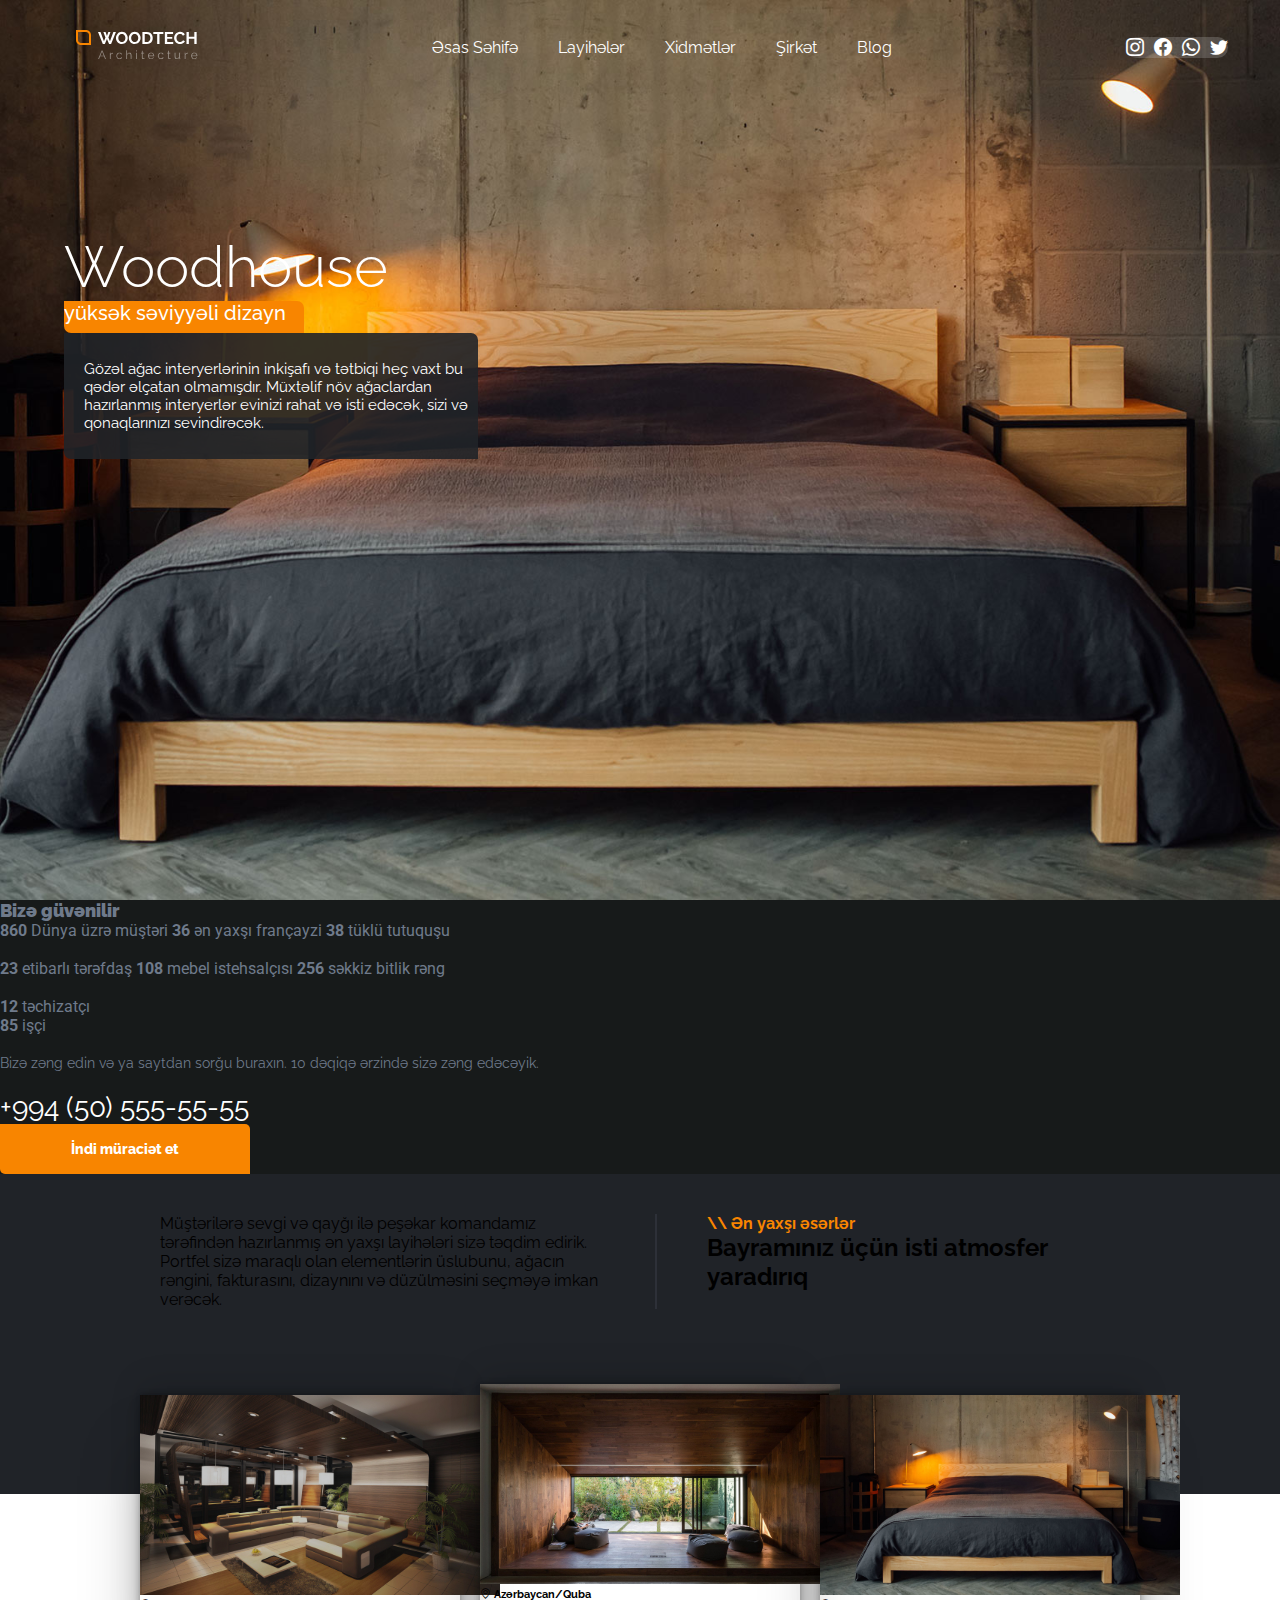
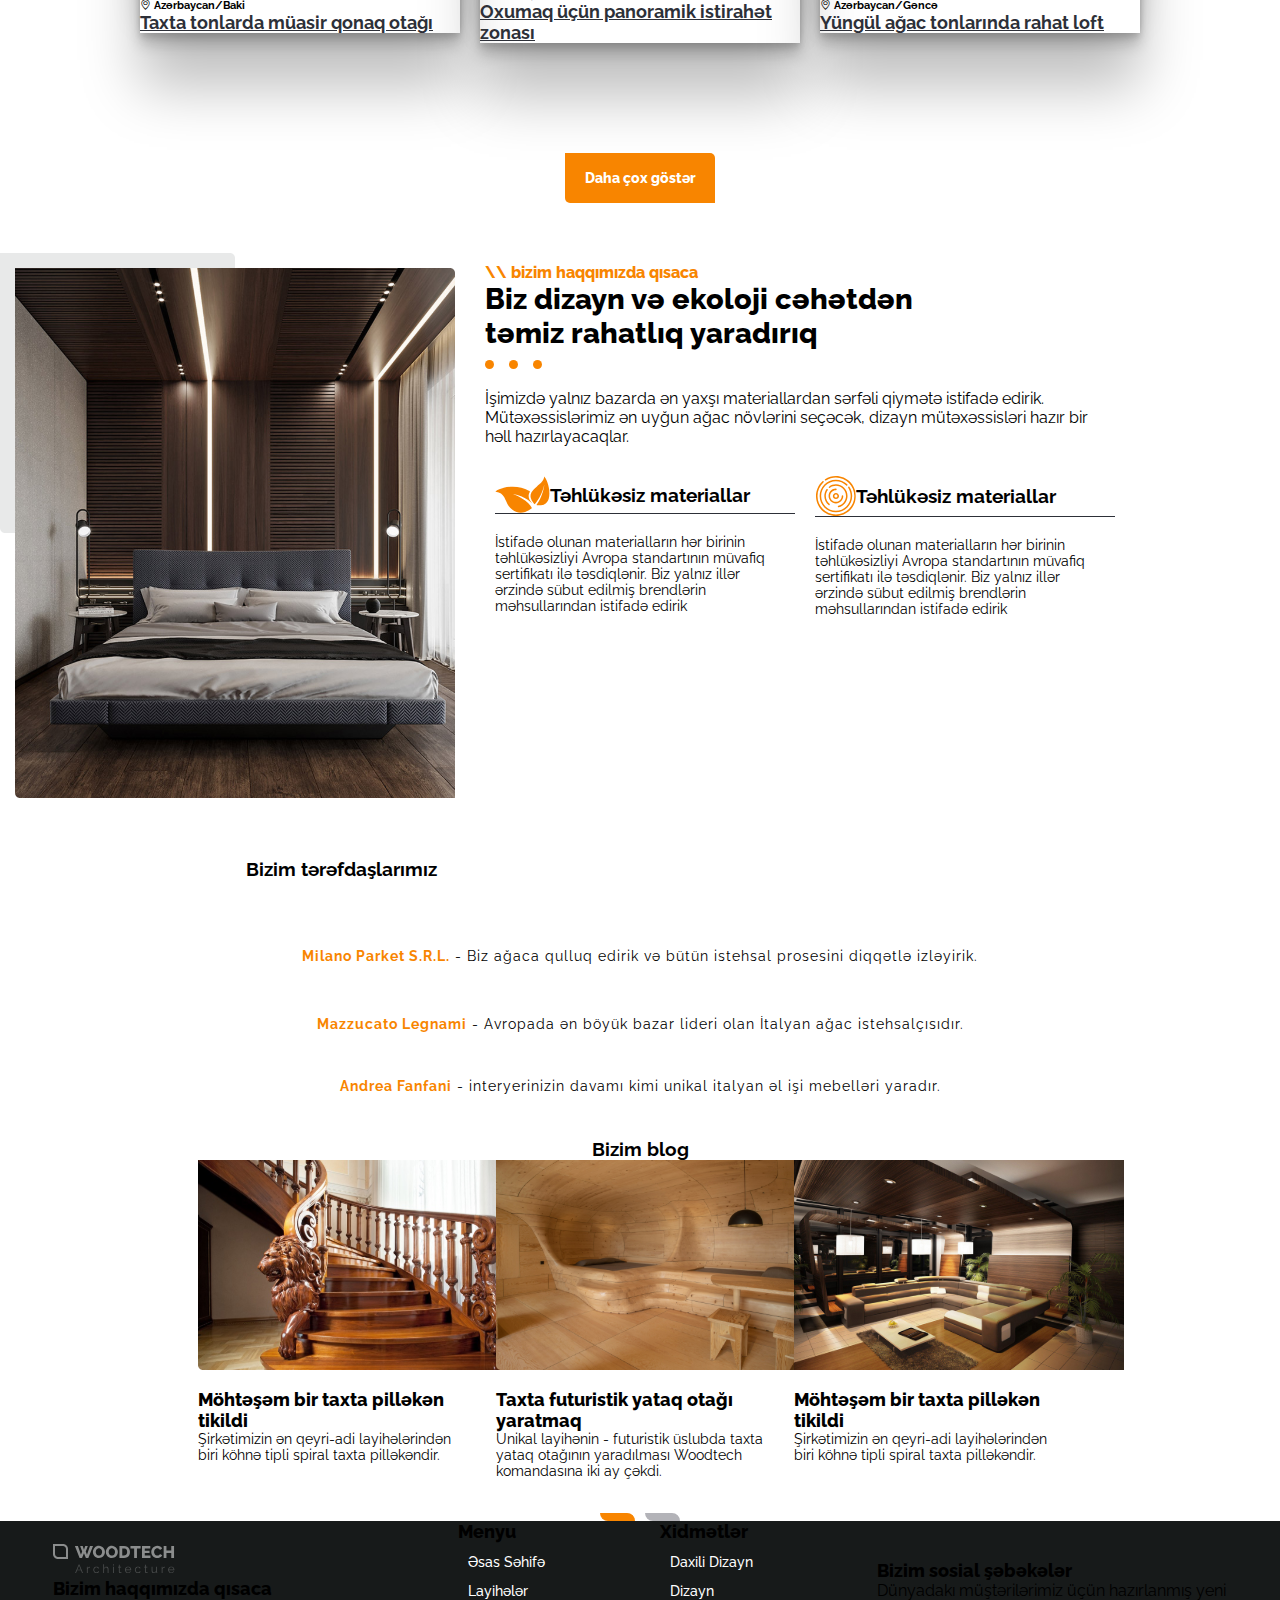
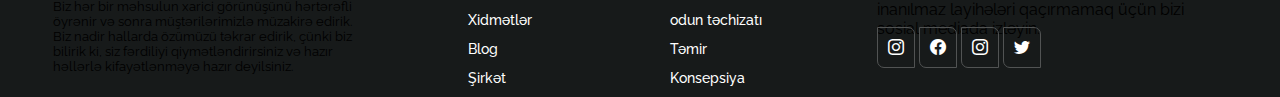
<file: index.html>
<!DOCTYPE html>
<html lang="en">
  <head>
    <meta charset="UTF-8" />
    <meta http-equiv="X-UA-Compatible" content="IE=edge" />
    <meta name="viewport" content="width=device-width, initial-scale=1.0" />
    <link rel="stylesheet" href="./css/main.css" />
    <link
      rel="stylesheet"
      href="https://cdn.jsdelivr.net/npm/bootstrap-icons@1.10.3/font/bootstrap-icons.css"
    />
    <link
      href="https://cdn.jsdelivr.net/npm/bootstrap@5.3.0-alpha1/dist/css/bootstrap.min.css"
      rel="stylesheet"
      integrity="sha384-GLhlTQ8iRABdZLl6O3oVMWSktQOp6b7In1Zl3/Jr59b6EGGoI1aFkw7cmDA6j6gD"
      crossorigin="anonymous"
    />
    <link
      rel="shortcut icon"
      href="images/favicon-16x16.png"
      type="image/x-icon"
    />
    <title>Woodtech</title>
  </head>
  <body>
    <!--? Overlay Menu Start -->
    <div class="overlay-menu">
      <i class="bi bi-x-lg"></i>
      <div class="overlay-links">
        <a href="index.html">Əsas Səhifə</a>
        <a href="projectsdetials.html">Layihələr</a>
        <a href="services.html">Xidmətlər</a>
        <a href="company.html">Şirkət</a>
        <a href="blog.html"> Blog</a>
      </div>
    </div>
    <!--? Overlay Menu End -->
    <!--! Header Start -->
    <div class="wrapper">
      <header>
        <div class="headermain">
          <div class="header-left right-300">
            <img src="images/logo.svg" alt="" />
          </div>
          <div class="header-center right-300">
            <nav>
              <ul>
                <li><a href="index.html">Əsas Səhifə</a></li>
                <li><a href="projectsdetials.html">Layihələr</a></li>
                <li><a href="services.html">Xidmətlər</a></li>
                <li><a href="company.html">Şirkət</a></li>
                <li><a href="blog.html">Blog</a></li>
              </ul>
            </nav>
          </div>
          <div class="header-right right-300 px-2">
            <a href="#"><i class="bi bi-instagram"></i></a>
            <a href="#"><i class="bi bi-facebook"></i></a>
            <a href="#"><i class="bi bi-whatsapp"></i></a>
            <a href="#"><i class="bi bi-twitter"></i></a>
          </div>
          <button class="burger border-0 bg-transparent text-dark openbtn">
            <i class="bi bi-justify-right"></i>
          </button>
        </div>
      </header>

      <div class="slider">
        <div class="slide aktiv">
          <div class="slide-text">
            <h1 class="left-300">Woodhouse</h1>
            <h2 class="text-center p-0 left-300">yüksək səviyyəli dizayn</h2>
            <p class="left-300">
              Gözəl ağac interyerlərinin inkişafı və tətbiqi heç vaxt bu qədər
              əlçatan olmamışdır. Müxtəlif növ ağaclardan hazırlanmış
              interyerlər evinizi rahat və isti edəcək, sizi və qonaqlarınızı
              sevindirəcək.
            </p>
          </div>
        </div>
        <div class="slide">
          <div class="slide-text">
            <h1>Woodhouse</h1>
            <h2 class="text-center p-0">yüksək səviyyəli dizayn</h2>
            <p>
              Gözəl ağac interyerlərinin inkişafı və tətbiqi heç vaxt bu qədər
              əlçatan olmamışdır. Müxtəlif növ ağaclardan hazırlanmış
              interyerlər evinizi rahat və isti edəcək, sizi və qonaqlarınızı
              sevindirəcək.
            </p>
          </div>
        </div>
        <div class="slide">
          <div class="slide-text">
            <h1>Woodhouse</h1>
            <h2 class="text-center p-0">yüksək səviyyəli dizayn</h2>
            <p>
              Gözəl ağac interyerlərinin inkişafı və tətbiqi heç vaxt bu qədər
              əlçatan olmamışdır. Müxtəlif növ ağaclardan hazırlanmış
              interyerlər evinizi rahat və isti edəcək, sizi və qonaqlarınızı
              sevindirəcək.
            </p>
          </div>
        </div>
        <div class="slide">
          <div class="slide-text">
            <h1>Woodhouse</h1>
            <h2 class="text-center p-0">yüksək səviyyəli dizayn</h2>
            <p>
              Gözəl ağac interyerlərinin inkişafı və tətbiqi heç vaxt bu qədər
              əlçatan olmamışdır. Müxtəlif növ ağaclardan hazırlanmış
              interyerlər evinizi rahat və isti edəcək, sizi və qonaqlarınızı
              sevindirəcək.
            </p>
          </div>
        </div>
      </div>
    </div>

    <!-- ! Header End -->

    <!-- !testimonials -->
    <section class="testimonials">
      <div class="container">
        <div class="row">
          <div class="col-lg-3 left-300">
            <h3>Bizə güvənilir</h3>
            <b>860</b> <span>Dünya üzrə müştəri </span> <b>36 </b>
            <span> ən yaxşı françayzi</span> <b>38</b>
            <span>tüklü tutuquşu</span>
          </div>
          <div class="col-lg-3 top-350">
            <br />
            <b>23</b> <span>etibarlı tərəfdaş</span> <b>108</b>
            <span>mebel istehsalçısı</span> <b>256</b>
            <span>səkkiz bitlik rəng</span>
          </div>
          <div class="col-lg-3 bottom-350">
            <br />
            <b>12</b> <span>təchizatçı</span> <br />
            <b>85</b> <span>işçi</span>
          </div>
          <div class="col-lg-3 right-300">
            <p>
              Bizə zəng edin və ya saytdan sorğu buraxın. 10 dəqiqə ərzində sizə
              zəng edəcəyik.
            </p>
            <p class="number">+994 (50) 555-55-55</p>
            <button class="custom-btn-lg my-3">
              <a href="#"> İndi müraciət et </a>
            </button>
          </div>
        </div>
      </div>
    </section>
    <!-- !testimonials -->
    <!--! works  -->
    <section class="works">
      <div class="works-title works-container">
        <div class="works-title-left left-300">
          <p class="text-white">
            Müştərilərə sevgi və qayğı ilə peşəkar komandamız tərəfindən
            hazırlanmış ən yaxşı layihələri sizə təqdim edirik. Portfel sizə
            maraqlı olan elementlərin üslubunu, ağacın rəngini, fakturasını,
            dizaynını və düzülməsini seçməyə imkan verəcək.
          </p>
        </div>
        <div class="line"></div>
        <div class="works-title-right right-300">
          <strong> \\ Ən yaxşı əsərlər </strong>
          <h2 class="text-white">Bayramınız üçün isti atmosfer yaradırıq</h2>
        </div>
      </div>
    </section>
    <!-- ! Cards -->
    <div class="cards">
      <div class="cards-items container-lg">
        <div class="card rounded-0 border-0 cardAni1" style="width: 320px">
          <img src="./images/works/work-1.svg" alt="..." />
          <div class="card-body">
            <h6><i class="bi bi-geo-alt"></i> Azərbaycan/Baki</h6>
            <a href="#"> Taxta tonlarda müasir qonaq otağı </a>
          </div>
        </div>
        <div class="card rounded-0 border-0 cardAni2" style="width: 320px">
          <img src="./images/works/work-2.svg" alt="..." />
          <div class="card-body">
            <h6>
              <i class="bi bi-geo-alt"></i>
              Azərbaycan/Quba
            </h6>
            <a href="#"> Oxumaq üçün panoramik istirahət zonası </a>
          </div>
        </div>

        <div class="card rounded-0 border-0 cardAni3" style="width: 320px">
          <img src="./images/works/work-3.svg" alt="..." />
          <div class="card-body">
            <h6><i class="bi bi-geo-alt"></i> Azərbaycan/Gəncə</h6>
            <a href="#"> Yüngül ağac tonlarında rahat loft </a>
          </div>
        </div>
      </div>
      <div class="cards-button">
        <button class="custom-btn">Daha çox göstər</button>
      </div>
    </div>
    <!-- ! Cards -->
    <!--! works  -->

    <!-- ! about us -->
    <section class="about container-lg">
      <div class="left-side left-300">
        <img src="./images/aboutus/aboutus.svg" class="w-100" />
      </div>

      <div class="right-side right-300">
        <span>\\ bizim haqqımızda qısaca</span>
        <h2>
          Biz dizayn və ekoloji cəhətdən <br />
          təmiz rahatlıq yaradırıq
        </h2>
        <div class="circle">
          <span></span>
          <span></span>
          <span></span>
        </div>
        <p>
          İşimizdə yalnız bazarda ən yaxşı materiallardan sərfəli qiymətə
          istifadə edirik. Mütəxəssislərimiz ən uyğun ağac növlərini seçəcək,
          dizayn mütəxəssisləri hazır bir həll hazırlayacaqlar.
        </p>
        <div class="right-side-items">
          <div class="right-side-item">
            <div class="right-side-item-title">
              <img src="./images/aboutus/icon.svg" alt="" />
              <h3>Təhlükəsiz materiallar</h3>
            </div>
            <p>
              İstifadə olunan materialların hər birinin təhlükəsizliyi Avropa
              standartının müvafiq sertifikatı ilə təsdiqlənir. Biz yalnız illər
              ərzində sübut edilmiş brendlərin məhsullarından istifadə edirik
            </p>
          </div>
          <div class="right-side-item">
            <div class="right-side-item-title">
              <img src="./images/aboutus/icon2.svg" alt="" />
              <h3>Təhlükəsiz materiallar</h3>
            </div>
            <p>
              İstifadə olunan materialların hər birinin təhlükəsizliyi Avropa
              standartının müvafiq sertifikatı ilə təsdiqlənir. Biz yalnız illər
              ərzində sübut edilmiş brendlərin məhsullarından istifadə edirik
            </p>
          </div>
        </div>
      </div>
    </section>
    <!-- ! about us -->

    <!-- ! partners -->
    <section class="partners partners-bg">
      <div class="partners-items container">
        <h3 class="text-white text-center">Bizim tərəfdaşlarımız</h3>
        <div class="row align-items-center">
          <div class="col-lg-3 cardAni1">
            <div class="partner-img text-center py-2">
              <img src="./images/partners/partner-1.svg" alt="" />
            </div>
            <div class="partner-text">
              <h4 class="text-white">
                <strong>Milano Parket S.R.L.</strong> - Biz ağaca qulluq edirik
                və bütün istehsal prosesini diqqətlə izləyirik.
              </h4>
            </div>
          </div>
          <div class="col-lg-3 cardAni2">
            <div class="partner-img text-center py-2">
              <img src="./images/partners/partner-2.svg" alt="" />
            </div>
            <div class="partner-text">
              <h4 class="text-white">
                <strong>Mazzucato Legnami</strong> - Avropada ən böyük bazar
                lideri olan İtalyan ağac istehsalçısıdır.
              </h4>
            </div>
          </div>
          <div class="col-lg-3 cardAni3">
            <div class="partner-img text-center py-3">
              <img src="./images/partners/partner-3.svg" alt="" />
            </div>
            <div class="partner-text text-center">
              <h4 class="text-white">
                <strong>Andrea Fanfani</strong> - interyerinizin davamı kimi
                unikal italyan əl işi mebelləri yaradır.
              </h4>
            </div>
          </div>
          <div class="col-lg-3 cardAni4">
            <div class="partner-img text-center py-3">
              <img src="./images/partners/partner-4.svg" alt="" />
            </div>
            <div class="partner-text">
              <h4 class="text-white">
                <strong>Angelo Cappelini</strong> - keçmiş dövrlərin mebellərini
                təkrarlayır: Empire, Barokko, Rokoko və bir çox başqaları.
              </h4>
            </div>
          </div>
        </div>
      </div>
    </section>

    <!-- ! partners -->

    <!-- ! Our Blog -->
    <div class="container blogs my-5">
      <h3 class="text-center py-5">Bizim blog</h3>
      <div class="blog1 active justify-content-center">
        <div class="card p-2 rounded-0 cardAni1" style="width: 288px">
          <img
            src="./images/blog/blog-1.svg"
            class="card-img-top rounded-0"
            alt="..."
          />
          <div class="card-body">
            <h5 class="card-title">Möhtəşəm bir taxta pilləkən tikildi</h5>
            <p class="card-text">
              Şirkətimizin ən qeyri-adi layihələrindən biri köhnə tipli spiral
              taxta pilləkəndir.
            </p>
            <a
              href="#"
              class="tretched-link text-dark text-decoration-underline"
              >Oxuyun</a
            >
          </div>
        </div>
        <div class="card p-2 rounded-0 cardAni2" style="width: 288px">
          <img
            src="./images/blog/blog-2.svg"
            class="card-img-top rounded-0"
            alt="..."
          />
          <div class="card-body">
            <h5 class="card-title">Taxta futuristik yataq otağı yaratmaq</h5>
            <p class="card-text">
              Unikal layihənin - futuristik üslubda taxta yataq otağının
              yaradılması Woodtech komandasına iki ay çəkdi.
            </p>
            <a
              href="#"
              class="tretched-link text-dark text-decoration-underline"
              >Oxuyun</a
            >
          </div>
        </div>
        <div class="card p-2 rounded-0 cardAni3" style="width: 288px">
          <img
            src="./images/blog/blog-3.svg"
            class="card-img-top rounded-0"
            alt="..."
          />
          <div class="card-body">
            <h5 class="card-title">Möhtəşəm bir taxta pilləkən tikildi</h5>
            <p class="card-text">
              Şirkətimizin ən qeyri-adi layihələrindən biri köhnə tipli spiral
              taxta pilləkəndir.
            </p>
            <a
              href="#"
              class="tretched-link text-dark text-decoration-underline"
              >Oxuyun</a
            >
          </div>
        </div>
      </div>

      <div class="blog2 justify-content-center">
        <div class="card p-2 rounded-0" style="width: 288px">
          <img
            src="./images/blog/blog-5.svg"
            class="card-img-top rounded-0"
            alt="..."
          />
          <div class="card-body">
            <h5 class="card-title">Taxta futuristik yataq otağı yaratmaq</h5>
            <p class="card-text">
              Unikal layihənin - futuristik üslubda taxta yataq otağının
              yaradılması Woodtech komandasına iki ay çəkdi.
            </p>
            <a
              href="#"
              class="tretched-link text-dark text-decoration-underline"
              >Oxuyun</a
            >
          </div>
        </div>
        <div class="card p-2 rounded-0" style="width: 288px">
          <img
            src="./images/blog/blog-4.svg"
            class="card-img-top rounded-0"
            alt="..."
          />
          <div class="card-body">
            <h5 class="card-title">Futuristik Dizayn</h5>
            <p class="card-text">
              Unikal layihənin - futuristik üslubda taxta yataq otağının
              yaradılması Woodtech komandasına iki ay çəkdi.
            </p>
            <a
              href="#"
              class="tretched-link text-dark text-decoration-underline"
              >Oxuyun</a
            >
          </div>
        </div>
        <div class="card p-1 rounded-0" style="width: 288px">
          <img
            src="./images/blog/moreblog.svg"
            class="card-img-top rounded-0"
            alt="..."
          />
          <a
            href="#"
            class="tretched-link text-dark text-decoration-underline moreblog"
            >Bütün blog yazılarına keçin</a
          >
        </div>
      </div>
      <div class="my-custom-btn py-2">
        <span class="blog-btn-1 active"></span>
        <span class="blog-btn-2"></span>
      </div>
    </div>
    <!-- ! Our Blog -->

    <!-- ! Footer -->
    <footer class="py-4">
      <div class="footer">
        <div class="footer-about ms-4">
          <img src="./images/footerlogo.svg" alt="footer-logo" class="my-4" />
          <h4 class="text-white">Bizim haqqımızda qısaca</h4>
          <p class="text-white pb-2">
            Biz hər bir məhsulun xarici görünüşünü hərtərəfli öyrənir və sonra
            müştərilərimizlə müzakirə edirik. Biz nadir hallarda özümüzü təkrar
            edirik, çünki biz bilirik ki, siz fərdiliyi qiymətləndirirsiniz və
            hazır həllərlə kifayətlənməyə hazır deyilsiniz.
          </p>
        </div>
        <div class="footer-menu">
          <h4 class="text-white text-center">Menyu</h4>
          <ul>
            <li><a href="#">Əsas Səhifə</a></li>
            <li><a href="#">Layihələr</a></li>
            <li><a href="#">Xidmətlər</a></li>
            <li><a href="#">Blog</a></li>
            <li><a href="#">Şirkət</a></li>
          </ul>
        </div>
        <div class="footer-services">
          <h4 class="text-white text-center">Xidmətlər</h4>
          <ul>
            <li><a href="#">Daxili Dizayn</a></li>
            <li><a href="#">Dizayn</a></li>
            <li><a href="#">odun təchizatı</a></li>
            <li><a href="#">Təmir</a></li>
            <li><a href="#">Konsepsiya </a></li>
          </ul>
        </div>
        <div class="footer-social">
          <h4 class="text-white">Bizim sosial şəbəkələr</h4>
          <p class="text-white">
            Dünyadakı müştərilərimiz üçün hazırlanmış yeni inanılmaz layihələri
            qaçırmamaq üçün bizi sosial mediada izləyin.
          </p>
          <div class="social-network mt-3">
            <i class="bi bi-instagram"></i>
            <i class="bi bi-facebook"></i>
            <i class="bi bi-instagram"></i>
            <i class="bi bi-twitter"></i>
          </div>
        </div>
      </div>
    </footer>
    <!-- ! Footer -->
    <script src="js/index.js"></script>
    <script src="js/main.js"></script>
  </body>
</html>
</file>
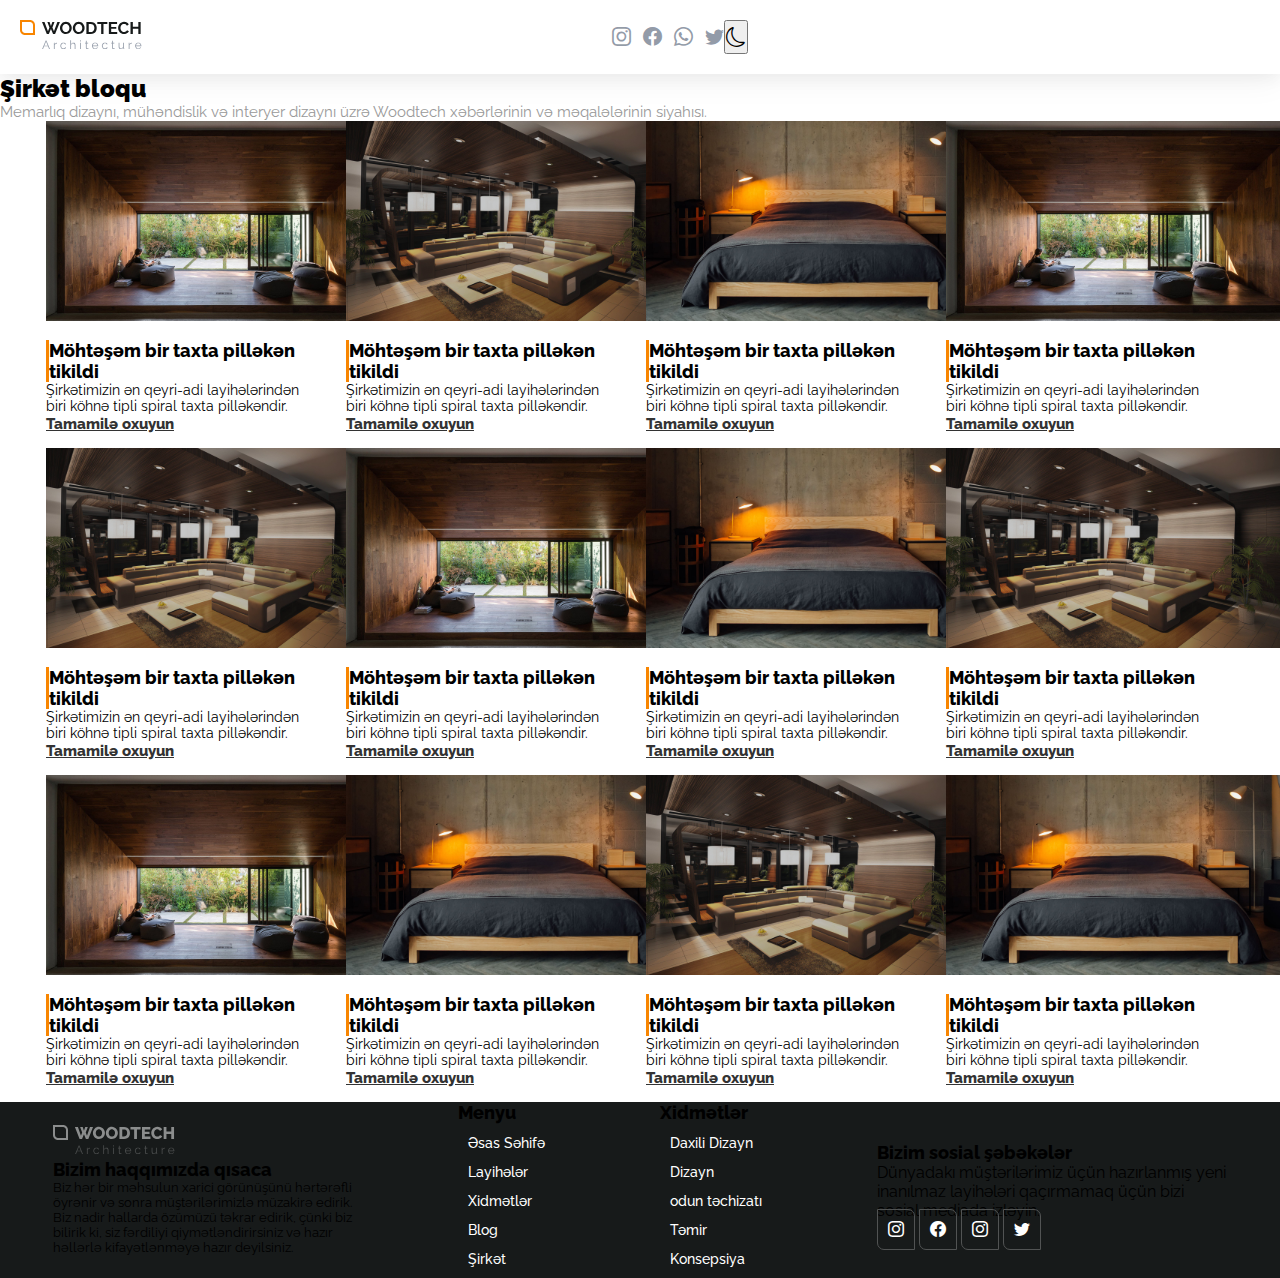
<file: blog.html>
<!DOCTYPE html>
<html lang="en">
  <head>
    <meta charset="UTF-8" />
    <meta http-equiv="X-UA-Compatible" content="IE=edge" />
    <meta name="viewport" content="width=device-width, initial-scale=1.0" />
    <link rel="stylesheet" href="./css/main.css" />
    <link
      rel="stylesheet"
      href="https://cdn.jsdelivr.net/npm/bootstrap-icons@1.10.3/font/bootstrap-icons.css"
    />
    <link
      href="https://cdn.jsdelivr.net/npm/bootstrap@5.3.0-alpha1/dist/css/bootstrap.min.css"
      rel="stylesheet"
      integrity="sha384-GLhlTQ8iRABdZLl6O3oVMWSktQOp6b7In1Zl3/Jr59b6EGGoI1aFkw7cmDA6j6gD"
      crossorigin="anonymous"
    />
    <link
      rel="shortcut icon"
      href="images/favicon-16x16.png"
      type="image/x-icon"
    />
    <title>Document</title>
  </head>
  <body id="body">
    <!--? Overlay Menu Start -->
    <div class="overlay-menu">
      <i class="bi bi-x-lg"></i>
      <div class="overlay-links">
        <a href="index.html">Əsas Səhifə</a>
        <a href="projectsdetials.html">Layihələr</a>
        <a href="services.html">Xidmətlər</a>
        <a href="company.html">Şirkət</a>
        <a href="blog.html">Blog</a>
      </div>
    </div>
    <!--? Overlay Menu End -->
    <!--!Header start -->
    <header class="header mb-3">
      <div class="container-lg">
        <div class="header-logo">
          <a href="index.html"
            ><img src="/images/logoblack.svg" alt="logo" id="logo"
          /></a>
        </div>
        <div class="header-links">
          <nav class="nav-links">
            <ul>
              <li><a href="index.html" class="text-dark">Əsəs Səhifə </a></li>
              <li>
                <a href="projectsdetials.html" class="text-dark"> Layihələr </a>
              </li>
              <li><a href="services.html" class="text-dark"> Xidmətlər </a></li>
              <li><a href="company.html" class="text-dark"> Şirkət </a></li>
              <li><a href="blog.html" class="text-dark"> Blog </a></li>

            </ul>
          </nav>
        </div>
        <div class="header-icons">
          <a href="#" class="text-dark"><i class="bi bi-instagram"></i> </a>
          <a href="#" class="text-dark"><i class="bi bi-facebook"></i></a>
          <a href="#" class="text-dark"><i class="bi bi-whatsapp"></i></a>
          <a href="#" class="text-dark"><i class="bi bi-twitter"></i></a>
        </div>
      </div>
      <button class="burger border-0 bg-transparent text-dark openbtn">
        <i class="bi bi-justify-right"></i>
      </button>
      <button class="dark-light-mode border-0 bg-transparent text-dark">
        <i class="bi bi-moon"></i>
      </button>
    </header>
    <!--! Header end -->

    <div class="blog-title">
      <h1 class="text-center py-4">Şirkət bloqu</h1>
      <p class="text-center pb-4">
        Memarlıq dizaynı, mühəndislik və interyer dizaynı üzrə Woodtech
        xəbərlərinin və məqalələrinin siyahısı.
      </p>
    </div>

    <section class="blogs">
      <div class="blogs-items" id="blogs-items">
        
      </div>
    </section>

    <!-- ! Footer -->
    <footer class="py-4 mt-5">
      <div class="footer">
        <div class="footer-about ms-4">
          <img src="./images/footerlogo.svg" alt="footer-logo" class="my-4" />
          <h4 class="text-white">Bizim haqqımızda qısaca</h4>
          <p class="text-white pb-2">
            Biz hər bir məhsulun xarici görünüşünü hərtərəfli öyrənir və sonra
            müştərilərimizlə müzakirə edirik. Biz nadir hallarda özümüzü təkrar
            edirik, çünki biz bilirik ki, siz fərdiliyi qiymətləndirirsiniz və
            hazır həllərlə kifayətlənməyə hazır deyilsiniz.
          </p>
        </div>
        <div class="footer-menu">
          <h4 class="text-white text-center">Menyu</h4>
          <ul>
            <li><a href="#">Əsas Səhifə</a></li>
            <li><a href="#">Layihələr</a></li>
            <li><a href="#">Xidmətlər</a></li>
            <li><a href="#">Blog</a></li>
            <li><a href="#">Şirkət</a></li>
          </ul>
        </div>
        <div class="footer-services">
          <h4 class="text-white text-center">Xidmətlər</h4>
          <ul>
            <li><a href="#">Daxili Dizayn</a></li>
            <li><a href="#">Dizayn</a></li>
            <li><a href="#">odun təchizatı</a></li>
            <li><a href="#">Təmir</a></li>
            <li><a href="#">Konsepsiya </a></li>
          </ul>
        </div>
        <div class="footer-social">
          <h4 class="text-white">Bizim sosial şəbəkələr</h4>
          <p class="text-white">
            Dünyadakı müştərilərimiz üçün hazırlanmış yeni inanılmaz layihələri
            qaçırmamaq üçün bizi sosial mediada izləyin.
          </p>
          <div class="social-network mt-3">
            <i class="bi bi-instagram"></i>
            <i class="bi bi-facebook"></i>
            <i class="bi bi-instagram"></i>
            <i class="bi bi-twitter"></i>
          </div>
        </div>
      </div>
    </footer>
    <!-- ! Footer -->

    <script src="js/blog.js"></script>
    <script src="js/theme.js"></script>
  </body>
</html>
</file>
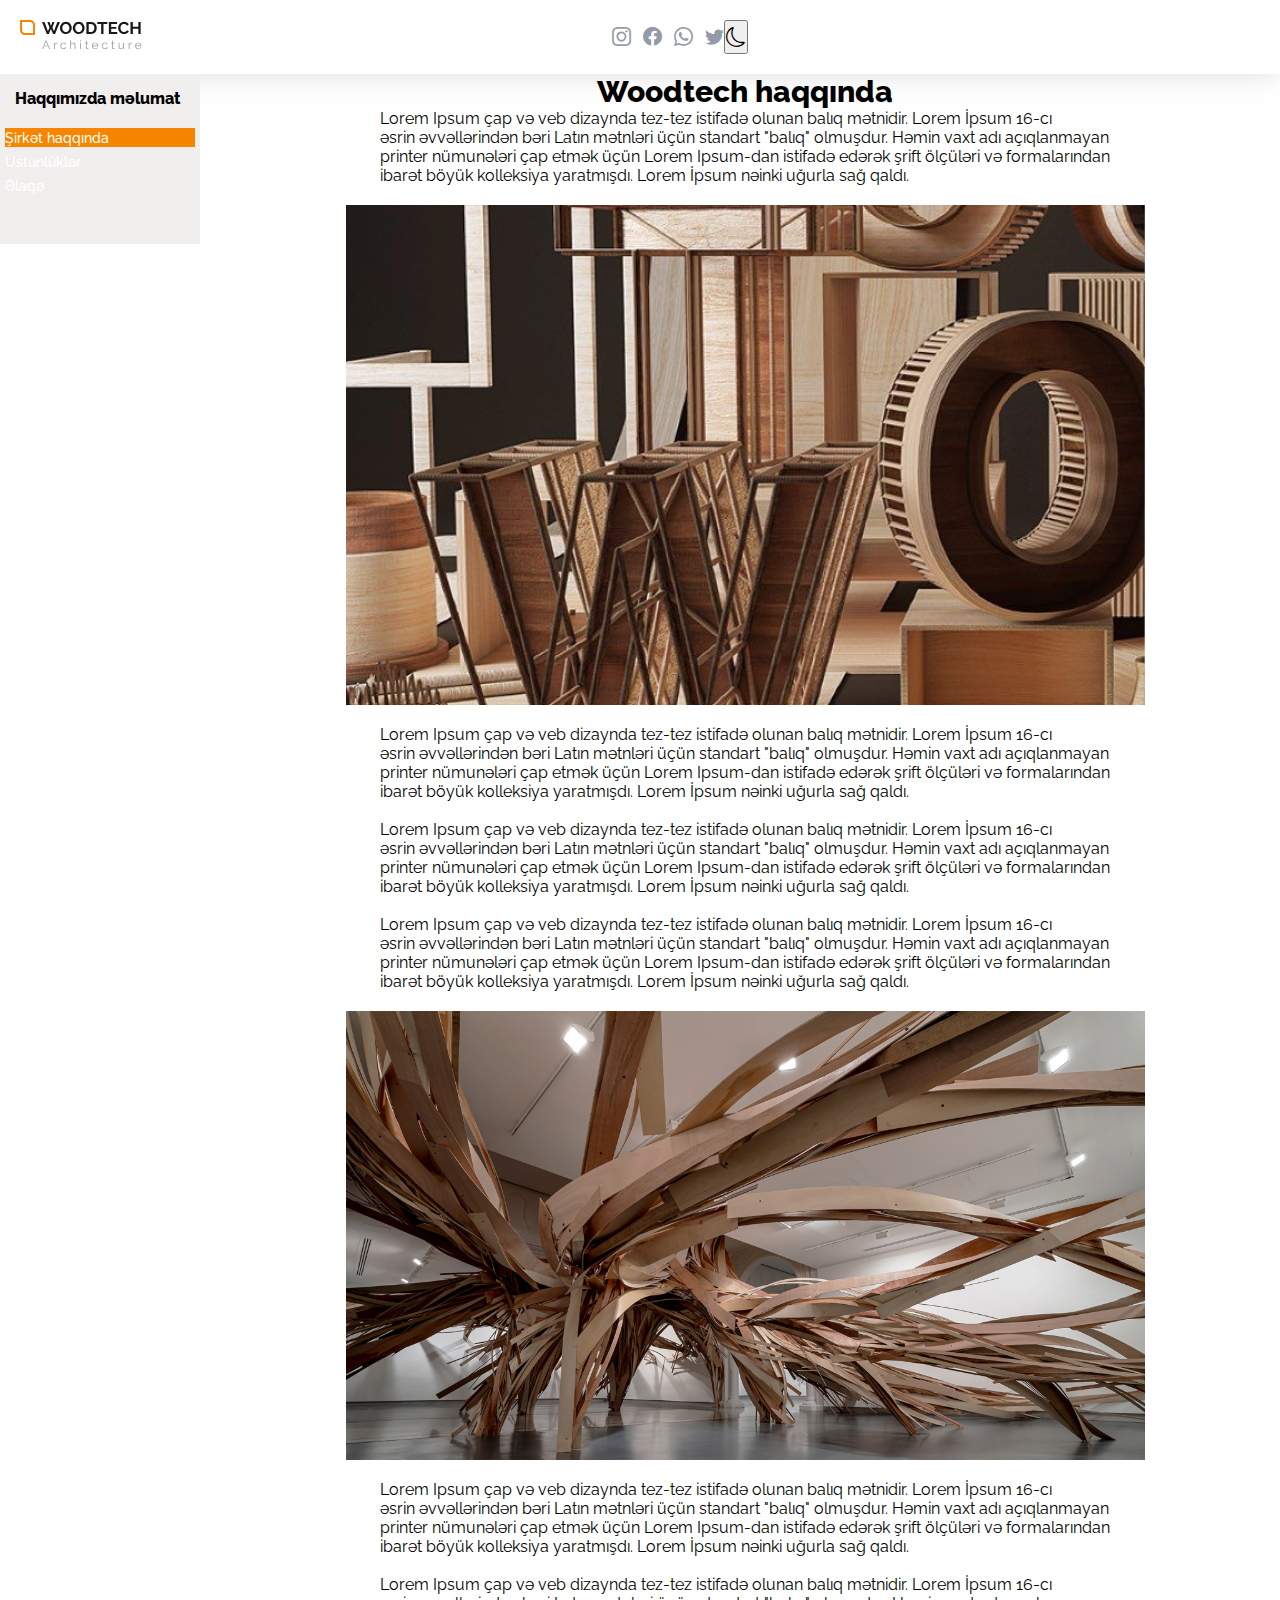
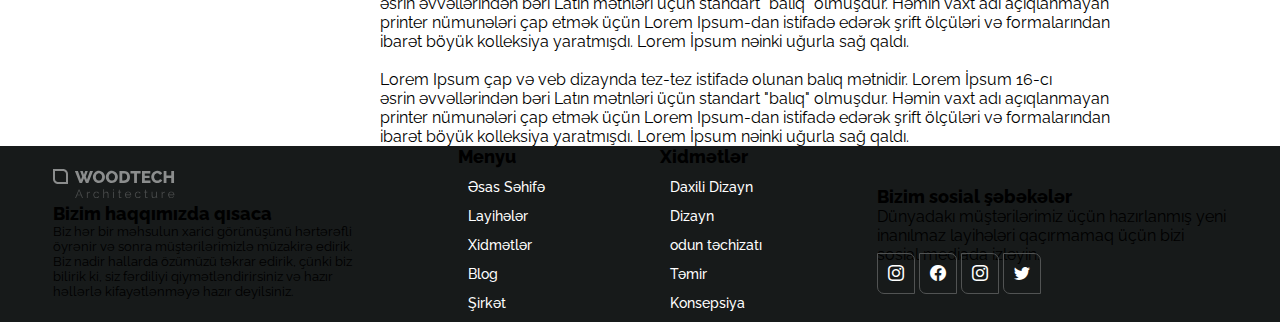
<file: company.html>
<!DOCTYPE html>
<html lang="en">
  <head>
    <meta charset="UTF-8" />
    <meta http-equiv="X-UA-Compatible" content="IE=edge" />
    <meta name="viewport" content="width=device-width, initial-scale=1.0" />
    <link
      href="https://cdn.jsdelivr.net/npm/bootstrap@5.3.0-alpha1/dist/css/bootstrap.min.css"
      rel="stylesheet"
      integrity="sha384-GLhlTQ8iRABdZLl6O3oVMWSktQOp6b7In1Zl3/Jr59b6EGGoI1aFkw7cmDA6j6gD"
      crossorigin="anonymous"
    />
    <link
      rel="stylesheet"
      href="https://cdn.jsdelivr.net/npm/bootstrap-icons@1.10.3/font/bootstrap-icons.css"
    />
    <link rel="stylesheet" href="css/main.css" />
    <title>Şirkət</title>
  </head>
  <body id="body">
    <!--? Overlay Menu Start -->
    <div class="overlay-menu">
      <i class="bi bi-x-lg"></i>
      <div class="overlay-links">
        <a href="index.html">Əsas Səhifə</a>
        <a href="projectsdetials.html">Layihələr</a>
        <a href="services.html">Xidmətlər</a>
        <a href="company.html">Şirkət</a>
      </div>
    </div>
    <!--? Overlay Menu End -->
    <!--!Header start -->
    <header class="header mb-3">
      <div class="container-lg">
        <div class="header-logo">
          <a href="index.html"
            ><img src="/images/logoblack.svg" alt="logo" id="logo"
          /></a>
        </div>
        <div class="header-links">
          <nav class="nav-links">
            <ul>
              <li><a href="index.html" class="text-dark">Əsəs Səhifə </a></li>
              <li>
                <a href="projectsdetials.html" class="text-dark">Layihələr</a>
              </li>
              <li><a href="services.html" class="text-dark">Xidmətlər</a></li>
              <li><a href="company.html" class="text-dark">Şirkət</a></li>
              <li><a href="blog.html" class="text-dark"> Blog </a></li>
            </ul>
          </nav>
        </div>
        <div class="header-icons">
          <a href="#" class="text-dark"><i class="bi bi-instagram"></i> </a>
          <a href="#" class="text-dark"><i class="bi bi-facebook"></i></a>
          <a href="#" class="text-dark"><i class="bi bi-whatsapp"></i></a>
          <a href="#" class="text-dark"><i class="bi bi-twitter"></i></a>
        </div>
      </div>
      <button class="burger border-0 bg-transparent text-dark openbtn">
        <i class="bi bi-justify-right"></i>
      </button>
      <button class="dark-light-mode border-0 bg-transparent text-dark">
        <i class="bi bi-moon"></i>
      </button>
    </header>
    <!--! Header end -->
    <div class="container-fluid">
      <div class="side-bar mb-2">
        <h2 class="text-center">Haqqımızda məlumat</h2>
        <ul>
          <li class="company-about-btn aktiv">
            <a href="#" class="text-dark text-center">Şirkət haqqında</a>
          </li>
          <li class="company-advantages-btn">
            <a href="#" class="text-dark text-center">Üstünlüklər</a>
          </li>
          <li>
            <a href="contact.html" class="text-dark text-center">Əlaqə</a>
          </li>
        </ul>
      </div>

      <div class="company-about activ">
        <h1 class="ani2 py-4">Woodtech haqqında</h1>
        <p class="ani3">
          Lorem Ipsum çap və veb dizaynda tez-tez istifadə olunan balıq
          mətnidir. Lorem İpsum 16-cı <br />
          əsrin əvvəllərindən bəri Latın mətnləri üçün standart "balıq"
          olmuşdur. Həmin vaxt adı açıqlanmayan <br />
          printer nümunələri çap etmək üçün Lorem Ipsum-dan istifadə edərək
          şrift ölçüləri və formalarından <br />
          ibarət böyük kolleksiya yaratmışdı. Lorem İpsum nəinki uğurla sağ
          qaldı.
        </p>

        <img
          src="images/company/company-about/company-1.svg"
          alt="company"
          class="w-50 ani4"
        />

        <p class="ani2">
          Lorem Ipsum çap və veb dizaynda tez-tez istifadə olunan balıq
          mətnidir. Lorem İpsum 16-cı <br />
          əsrin əvvəllərindən bəri Latın mətnləri üçün standart "balıq"
          olmuşdur. Həmin vaxt adı açıqlanmayan <br />
          printer nümunələri çap etmək üçün Lorem Ipsum-dan istifadə edərək
          şrift ölçüləri və formalarından <br />
          ibarət böyük kolleksiya yaratmışdı. Lorem İpsum nəinki uğurla sağ
          qaldı.
        </p>
        <br />
        <p class="ani3">
          Lorem Ipsum çap və veb dizaynda tez-tez istifadə olunan balıq
          mətnidir. Lorem İpsum 16-cı <br />
          əsrin əvvəllərindən bəri Latın mətnləri üçün standart "balıq"
          olmuşdur. Həmin vaxt adı açıqlanmayan <br />
          printer nümunələri çap etmək üçün Lorem Ipsum-dan istifadə edərək
          şrift ölçüləri və formalarından <br />
          ibarət böyük kolleksiya yaratmışdı. Lorem İpsum nəinki uğurla sağ
          qaldı.
        </p>
        <br />
        <p class="ani4">
          Lorem Ipsum çap və veb dizaynda tez-tez istifadə olunan balıq
          mətnidir. Lorem İpsum 16-cı <br />
          əsrin əvvəllərindən bəri Latın mətnləri üçün standart "balıq"
          olmuşdur. Həmin vaxt adı açıqlanmayan <br />
          printer nümunələri çap etmək üçün Lorem Ipsum-dan istifadə edərək
          şrift ölçüləri və formalarından <br />
          ibarət böyük kolleksiya yaratmışdı. Lorem İpsum nəinki uğurla sağ
          qaldı.
        </p>
        <img
          src="images/company/company-about/company-2.svg"
          alt="company"
          class="w-50 ani1"
        />
        <p class="ani2">
          Lorem Ipsum çap və veb dizaynda tez-tez istifadə olunan balıq
          mətnidir. Lorem İpsum 16-cı <br />
          əsrin əvvəllərindən bəri Latın mətnləri üçün standart "balıq"
          olmuşdur. Həmin vaxt adı açıqlanmayan <br />
          printer nümunələri çap etmək üçün Lorem Ipsum-dan istifadə edərək
          şrift ölçüləri və formalarından <br />
          ibarət böyük kolleksiya yaratmışdı. Lorem İpsum nəinki uğurla sağ
          qaldı.
        </p>
        <br />
        <p class="ani3">
          Lorem Ipsum çap və veb dizaynda tez-tez istifadə olunan balıq
          mətnidir. Lorem İpsum 16-cı <br />
          əsrin əvvəllərindən bəri Latın mətnləri üçün standart "balıq"
          olmuşdur. Həmin vaxt adı açıqlanmayan <br />
          printer nümunələri çap etmək üçün Lorem Ipsum-dan istifadə edərək
          şrift ölçüləri və formalarından <br />
          ibarət böyük kolleksiya yaratmışdı. Lorem İpsum nəinki uğurla sağ
          qaldı.
        </p>
        <br />
        <p class="ani4">
          Lorem Ipsum çap və veb dizaynda tez-tez istifadə olunan balıq
          mətnidir. Lorem İpsum 16-cı <br />
          əsrin əvvəllərindən bəri Latın mətnləri üçün standart "balıq"
          olmuşdur. Həmin vaxt adı açıqlanmayan <br />
          printer nümunələri çap etmək üçün Lorem Ipsum-dan istifadə edərək
          şrift ölçüləri və formalarından <br />
          ibarət böyük kolleksiya yaratmışdı. Lorem İpsum nəinki uğurla sağ
          qaldı.
        </p>
      </div>

      <div class="company-advantages">
        <h1 class="text-center py-5 mb-3">Bizim üstünlüklərimiz</h1>
        <div class="cards-company-advantages">
          <div class="card-company-advantages">
            <img
              src="images/company/company-advantages/icon-1.svg"
              class="text-center"
            />
            <h3>
              Təhlükəsiz <br />
              materiallar
            </h3>
            <p>
              İstifadə olunan materialların hər birinin təhlükəsizliyi Avropa
              standartının müvafiq sertifikatı ilə təsdiqlənir. Biz yalnız illər
              ərzində sübut edilmiş brendlərin <br />
              məhsullarından istifadə edirik.
            </p>
            <a href="#">Daha çox </a>
          </div>
          <div class="card-company-advantages">
            <img src="images/company/company-advantages/icon-2.svg" />
            <h3>
              Keyfiyyətli <br />
              taxta
            </h3>
            <p>
              İstifadə olunan materialların hər birinin təhlükəsizliyi Avropa
              standartının müvafiq sertifikatı ilə təsdiqlənir. Biz yalnız illər
              ərzində sübut edilmiş brendlərin <br />
              məhsullarından istifadə edirik.
            </p>
            <a href="#">Daha çox </a>
          </div>
          <div class="card-company-advantages">
            <img src="images/company/company-advantages/icon-3.svg" />
            <h3>
              Peşəkar <br />
              komanda
            </h3>
            <p>
              İstifadə olunan materialların hər birinin təhlükəsizliyi Avropa
              standartının müvafiq sertifikatı ilə təsdiqlənir. Biz yalnız illər
              ərzində sübut edilmiş brendlərin <br />
              məhsullarından istifadə edirik.
            </p>
            <a href="#">Daha çox </a>
          </div>
          <div class="card-company-advantages">
            <img src="images/company/company-advantages/icon-4.svg" />
            <h3>Ən yaxşı yaradıcı həllər</h3>
            <p>
              İstifadə olunan materialların hər birinin təhlükəsizliyi Avropa
              standartının müvafiq sertifikatı ilə təsdiqlənir. Biz yalnız illər
              ərzində sübut edilmiş brendlərin <br />
              məhsullarından istifadə edirik.
            </p>
            <a href="#">Daha çox </a>
          </div>
          <div class="card-company-advantages">
            <img src="images/company/company-advantages/icon-5.svg" />
            <h3>
              Keyfiyyətli <br />
              materiallar
            </h3>
            <p>
              İstifadə olunan materialların hər birinin təhlükəsizliyi Avropa
              standartının müvafiq sertifikatı ilə təsdiqlənir. Biz yalnız illər
              ərzində sübut edilmiş brendlərin <br />
              məhsullarından istifadə edirik.
            </p>
            <a href="#">Daha çox </a>
          </div>
          <div class="card-company-advantages">
            <img src="images/company/company-advantages/icon-6.svg" />
            <h3>
              Doğrulanmış <br />
              Təchizatçılar
            </h3>
            <p>
              İstifadə olunan materialların hər birinin təhlükəsizliyi Avropa
              standartının müvafiq sertifikatı ilə təsdiqlənir. Biz yalnız illər
              ərzində sübut edilmiş brendlərin <br />
              məhsullarından istifadə edirik.
            </p>
            <a href="#">Daha çox </a>
          </div>
        </div>
      </div>
    </div>
    <!-- ! Footer -->
    <footer class="py-4 mt-5">
      <div class="footer">
        <div class="footer-about ms-4">
          <img src="./images/footerlogo.svg" alt="footer-logo" class="my-4" />
          <h4 class="text-white">Bizim haqqımızda qısaca</h4>
          <p class="text-white pb-2">
            Biz hər bir məhsulun xarici görünüşünü hərtərəfli öyrənir və sonra
            müştərilərimizlə müzakirə edirik. Biz nadir hallarda özümüzü təkrar
            edirik, çünki biz bilirik ki, siz fərdiliyi qiymətləndirirsiniz və
            hazır həllərlə kifayətlənməyə hazır deyilsiniz.
          </p>
        </div>
        <div class="footer-menu">
          <h4 class="text-white text-center">Menyu</h4>
          <ul>
            <li><a href="#">Əsas Səhifə</a></li>
            <li><a href="#">Layihələr</a></li>
            <li><a href="#">Xidmətlər</a></li>
            <li><a href="#">Blog</a></li>
            <li><a href="#">Şirkət</a></li>
          </ul>
        </div>
        <div class="footer-services">
          <h4 class="text-white text-center">Xidmətlər</h4>
          <ul>
            <li><a href="#">Daxili Dizayn</a></li>
            <li><a href="#">Dizayn</a></li>
            <li><a href="#">odun təchizatı</a></li>
            <li><a href="#">Təmir</a></li>
            <li><a href="#">Konsepsiya </a></li>
          </ul>
        </div>
        <div class="footer-social">
          <h4 class="text-white">Bizim sosial şəbəkələr</h4>
          <p class="text-white">
            Dünyadakı müştərilərimiz üçün hazırlanmış yeni inanılmaz layihələri
            qaçırmamaq üçün bizi sosial mediada izləyin.
          </p>
          <div class="social-network mt-3">
            <i class="bi bi-instagram"></i>
            <i class="bi bi-facebook"></i>
            <i class="bi bi-instagram"></i>
            <i class="bi bi-twitter"></i>
          </div>
        </div>
      </div>
    </footer>
    <!-- ! Footer -->
    <script src="js/theme.js"></script>
    <script src="js/company.js"></script>
    <script src="js/main.js"></script>
  </body>
</html>
</file>
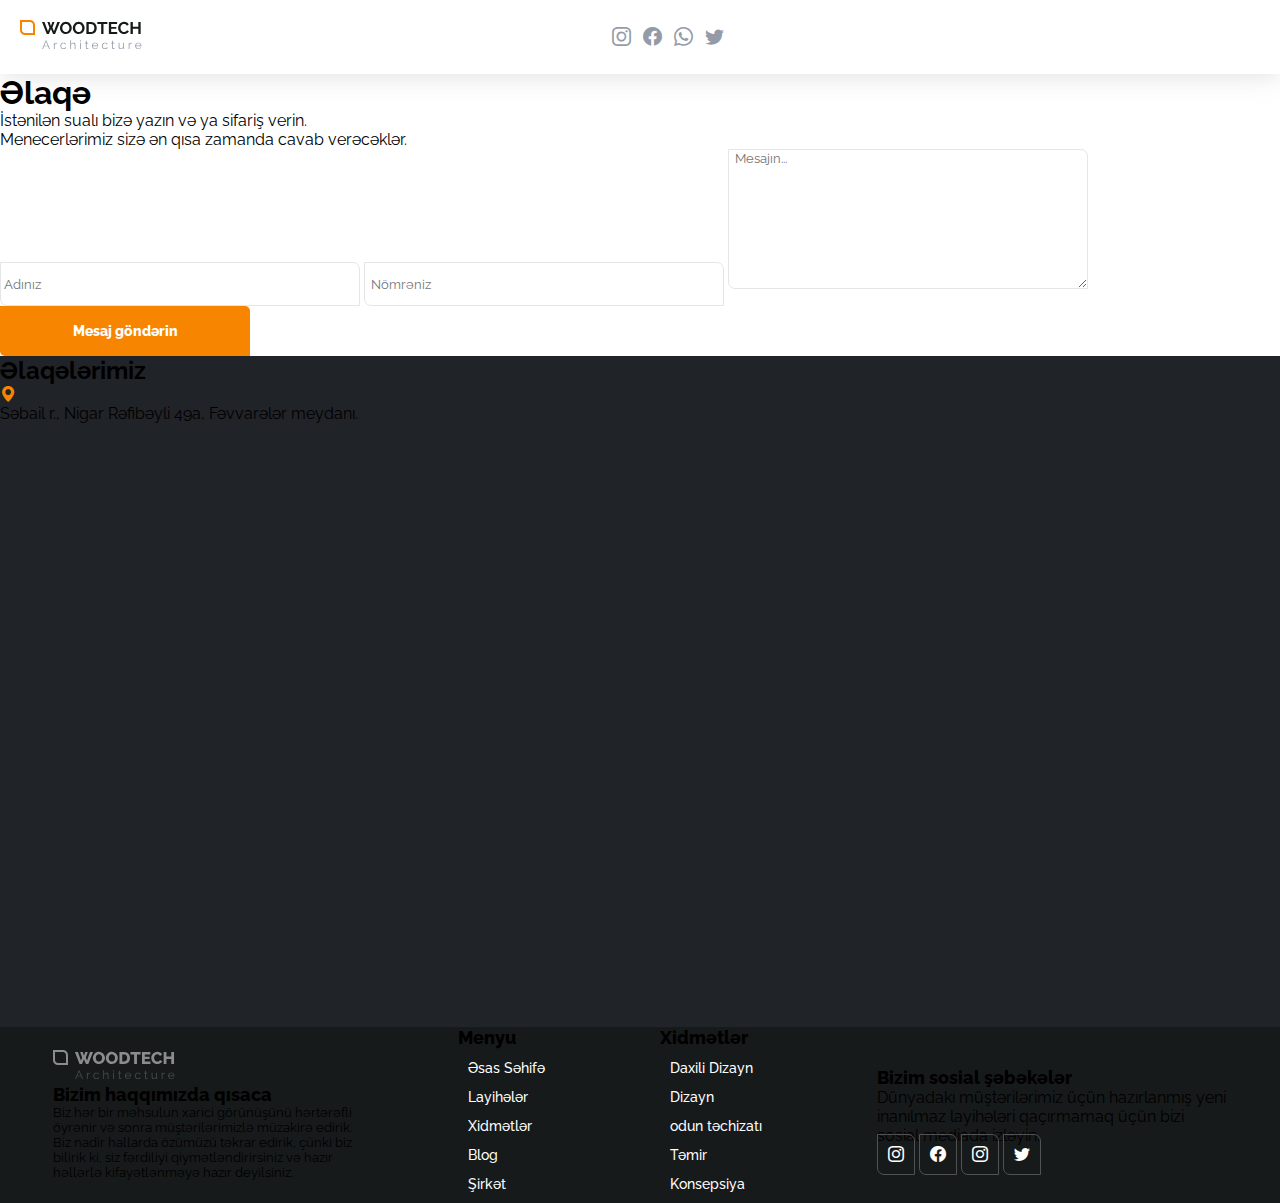
<file: contact.html>
<!DOCTYPE html>
<html lang="en">
  <head>
    <meta charset="UTF-8" />
    <meta http-equiv="X-UA-Compatible" content="IE=edge" />
    <meta name="viewport" content="width=device-width, initial-scale=1.0" />
    <link
      rel="stylesheet"
      href="https://cdn.jsdelivr.net/npm/bootstrap-icons@1.10.3/font/bootstrap-icons.css"
    />
    <link
      href="https://cdn.jsdelivr.net/npm/bootstrap@5.3.0-alpha1/dist/css/bootstrap.min.css"
      rel="stylesheet"
      integrity="sha384-GLhlTQ8iRABdZLl6O3oVMWSktQOp6b7In1Zl3/Jr59b6EGGoI1aFkw7cmDA6j6gD"
      crossorigin="anonymous"
    />
    <link
      rel="shortcut icon"
      href="images/favicon-16x16.png"
      type="image/x-icon"
    />

    <link rel="stylesheet" href="./css/main.css" />

    <title>Document</title>
  </head>

  <body>
    <!--? Overlay Menu Start -->
    <div class="overlay-menu">
      <i class="bi bi-x-lg"></i>
      <div class="overlay-links">
        <a href="index.html">Əsas Səhifə</a>
        <a href="projectsdetials.html">Layihələr</a>
        <a href="services.html">Xidmətlər</a>
        <a href="company.html">Şirkət</a>
      </div>
    </div>
    <!--? Overlay Menu End -->
    <!--!Header start -->
    <header class="header mb-3">
      <div class="container-lg">
        <div class="header-logo">
          <a href="index.html"
            ><img src="/images/logoblack.svg" alt="logo"
          /></a>
        </div>
        <div class="header-links">
          <nav class="nav-links">
            <ul>
              <li><a href="index.html" class="text-dark">Əsas Səhifə</a></li>
              <li>
                <a href="projectsdetials.html" class="text-dark">Layihələr</a>
              </li>
              <li><a href="services.html" class="text-dark">Xidmətlər</a></li>
              <li><a href="company.html" class="text-dark">Şirkət</a></li>
              <li><a href="blog.html" class="text-dark"> Blog </a></li>
            </ul>
          </nav>
        </div>
        <div class="header-icons">
          <a href="#" class="text-dark"><i class="bi bi-instagram"></i> </a>
          <a href="#" class="text-dark"><i class="bi bi-facebook"></i></a>
          <a href="#" class="text-dark"><i class="bi bi-whatsapp"></i></a>
          <a href="#" class="text-dark"><i class="bi bi-twitter"></i></a>
        </div>
      </div>
      <button class="burger border-0 bg-transparent text-dark openbtn">
        <i class="bi bi-justify-right"></i>
      </button>
    </header>
    <!--! Header end -->
    <!-- contanct -->
    <div class="contact">
      <h1 class="text-center py-2">Əlaqə</h1>
      <p class="text-center py-2">
        İstənilən sualı bizə yazın və ya sifariş verin. <br />
        Menecerlərimiz sizə ən qısa zamanda cavab verəcəklər.
      </p>

      <form
        class="contact-form d-flex flex-column justify-content-center align-items-center left-300"
        id="form"
        action=" https://www.google.com/webhp?hl=tr&sa=X&ved=0ahUKEwih8O2Pi8f9AhXcSPEDHUsiCE0QPAgI"
      >
        <input type="text" id="name" placeholder=" Adınız" />
        <input
          type="tel"
          pattern="[0-9]{3}[0-9]{3}[0-9]{2}[0-9]{2}"
          placeholder="  Nömrəniz"
          class="right-350 number"
          id="number"
        />
        <textarea
          class="mb-3"
          cols="30"
          rows="5"
          placeholder="  Mesajın..."
          id="textarea"
        ></textarea>

        <button class="custom-btn-lg">Mesaj göndərin</button>
      </form>
    </div>
    <!-- contanct -->
    <!-- location -->
    <div class="locationmap mt-5 pb-5">
      <h2 class="text-center text-white">Əlaqələrimiz</h2>
      <div class="location d-flex align-items-center justify-content-center">
        <i class="bi bi-geo-alt-fill"></i>
        <p class="text-white">
          Səbail r., Nigar Rəfibəyli 49a, Fəvvarələr meydanı.
        </p>
      </div>
      <div class="map align-items-center d-flex justify-content-center">
        <iframe
          src="https://www.google.com/maps/embed?pb=!1m18!1m12!1m3!1d24314.170421285653!2d49.86520907898092!3d40.38067929999999!2m3!1f0!2f0!3f0!3m2!1i1024!2i768!4f13.1!3m3!1m2!1s0x40307d7193bdec4b%3A0x809ed7a1e3b45b24!2zRsmZdnZhcsmZbMmZciBNZXlkYW7EsSAtIEJha8SxIEHEnyDFnsmZaMmZcg!5e0!3m2!1str!2s!4v1676718875983!5m2!1str!2s"
          width="800"
          height="600"
          style="border: 0"
          allowfullscreen=""
          loading="lazy"
          referrerpolicy="no-referrer-when-downgrade"
        ></iframe>
      </div>
    </div>
    <!-- location -->

    <!-- ! Footer -->
    <footer>
      <div class="footer py-4">
        <div class="footer-about ms-4">
          <a href="index.html"
            ><img src="./images/footerlogo.svg" alt="footer-logo" class="my-4"
          /></a>
          <h4 class="text-white">Bizim haqqımızda qısaca</h4>
          <p class="text-white pb-2">
            Biz hər bir məhsulun xarici görünüşünü hərtərəfli öyrənir və sonra
            müştərilərimizlə müzakirə edirik. Biz nadir hallarda özümüzü təkrar
            edirik, çünki biz bilirik ki, siz fərdiliyi qiymətləndirirsiniz və
            hazır həllərlə kifayətlənməyə hazır deyilsiniz.
          </p>
        </div>
        <div class="footer-menu">
          <h4 class="text-white text-center">Menyu</h4>
          <ul>
            <li><a href="#">Əsas Səhifə</a></li>
            <li><a href="#">Layihələr</a></li>
            <li><a href="#">Xidmətlər</a></li>
            <li><a href="#">Blog</a></li>
            <li><a href="#">Şirkət</a></li>
          </ul>
        </div>
        <div class="footer-services">
          <h4 class="text-white text-center">Xidmətlər</h4>
          <ul>
            <li><a href="#">Daxili Dizayn</a></li>
            <li><a href="#">Dizayn</a></li>
            <li><a href="#">odun təchizatı</a></li>
            <li><a href="#">Təmir</a></li>
            <li><a href="#">Konsepsiya </a></li>
          </ul>
        </div>
        <div class="footer-social">
          <h4 class="text-white">Bizim sosial şəbəkələr</h4>
          <p class="text-white">
            Dünyadakı müştərilərimiz üçün hazırlanmış yeni inanılmaz layihələri
            qaçırmamaq üçün bizi sosial mediada izləyin.
          </p>
          <div class="social-network mt-3">
            <i class="bi bi-instagram"></i>
            <i class="bi bi-facebook"></i>
            <i class="bi bi-instagram"></i>
            <i class="bi bi-twitter"></i>
          </div>
        </div>
      </div>
    </footer>
    <!-- ! Footer -->

    <script src="js/main.js"></script>
    <script src="js/contact.js"></script>
  </body>
</html>
</file>
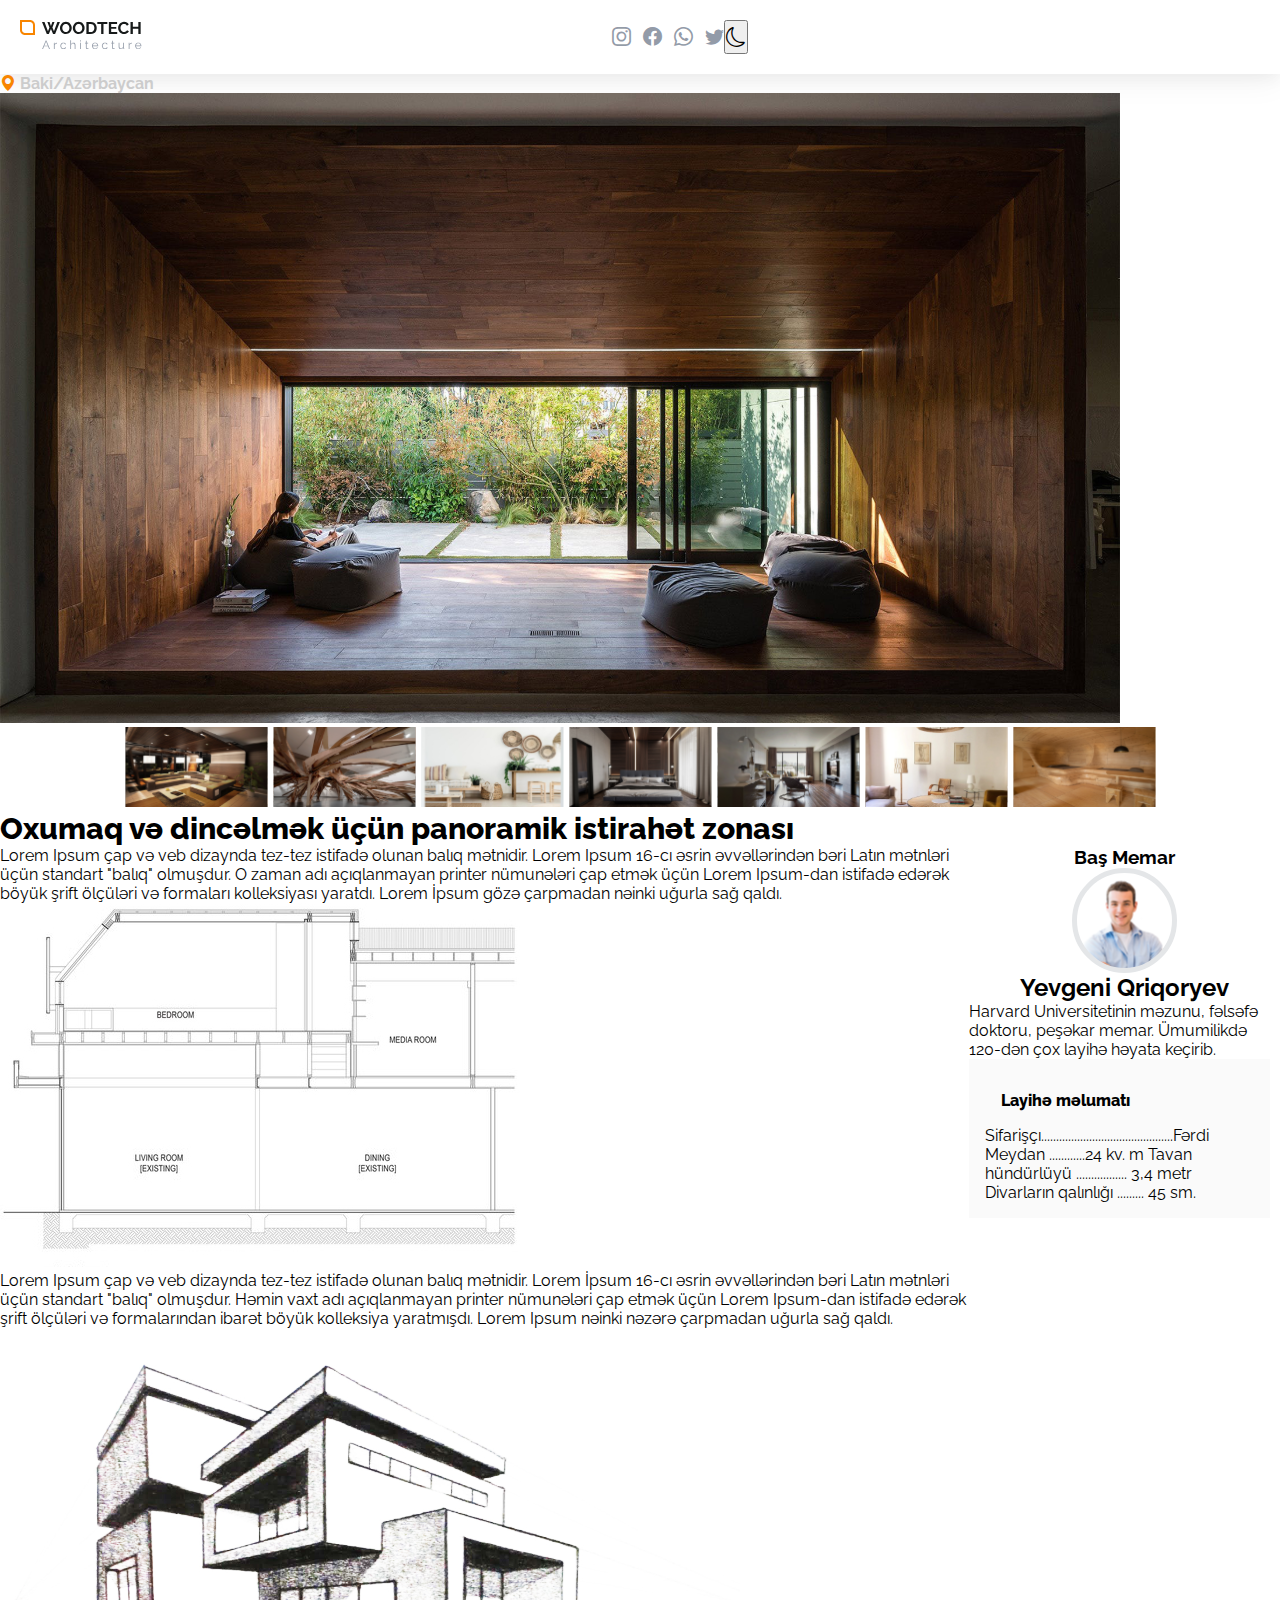
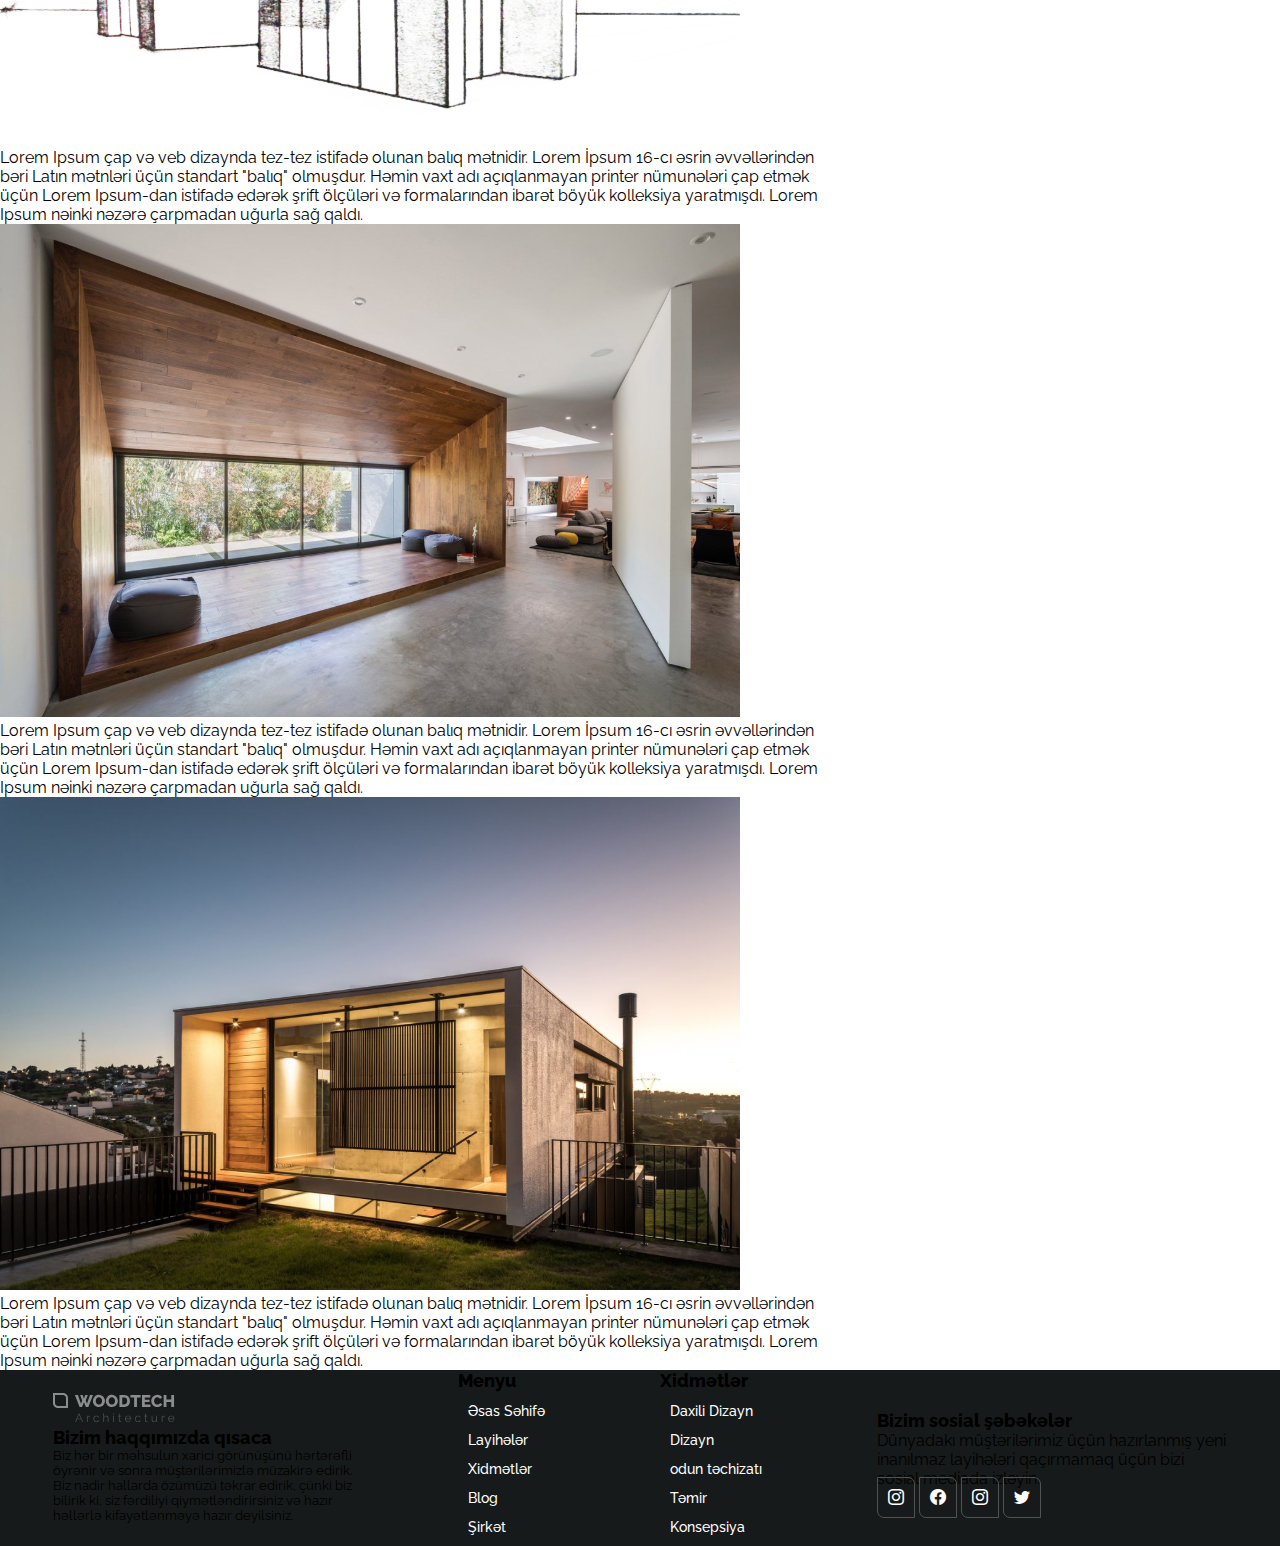
<file: projectsdetials.html>
<!DOCTYPE html>
<html lang="en">
  <head>
    <meta charset="UTF-8" />
    <meta http-equiv="X-UA-Compatible" content="IE=edge" />
    <meta name="viewport" content="width=device-width, initial-scale=1.0" />
    <link rel="stylesheet" href="./css/main.css" />

    <link
      rel="stylesheet"
      href="https://cdn.jsdelivr.net/npm/bootstrap-icons@1.10.3/font/bootstrap-icons.css"
    />
    <link
      href="https://cdn.jsdelivr.net/npm/bootstrap@5.3.0-alpha1/dist/css/bootstrap.min.css"
      rel="stylesheet"
      integrity="sha384-GLhlTQ8iRABdZLl6O3oVMWSktQOp6b7In1Zl3/Jr59b6EGGoI1aFkw7cmDA6j6gD"
      crossorigin="anonymous"
    />
    <link
      rel="shortcut icon"
      href="images/favicon-16x16.png"
      type="image/x-icon"
    />

    <title>Layihələr</title>
  </head>
  <body id="body">
    <!--? Overlay Menu Start -->
    <div class="overlay-menu">
      <i class="bi bi-x-lg"></i>
      <div class="overlay-links">
        <a href="index.html">Əsas Səhifə</a>
        <a href="projectsdetials.html">Layihələr</a>
        <a href="services.html">Xidmətlər</a>
        <a href="company.html">Şirkət</a>
      </div>
    </div>
    <!--? Overlay Menu End -->
    <!--!Header start -->
    <header class="header mb-3">
      <div class="container-lg">
        <div class="header-logo">
          <a href="index.html"
            ><img src="/images/logoblack.svg" alt="logo" id="logo"
          /></a>
        </div>
        <div class="header-links">
          <nav class="nav-links">
            <ul>
              <li><a href="index.html" class="text-dark">Əsəs Səhifə </a></li>
              <li>
                <a href="projectsdetials.html" class="text-dark"> Layihələr </a>
              </li>
              <li><a href="services.html" class="text-dark"> Xidmətlər </a></li>
              <li><a href="company.html" class="text-dark"> Şirkət </a></li>
              <li><a href="blog.html" class="text-dark"> Blog </a></li>
            </ul>
          </nav>
        </div>
        <div class="header-icons">
          <a href="#" class="text-dark"><i class="bi bi-instagram"></i> </a>
          <a href="#" class="text-dark"><i class="bi bi-facebook"></i></a>
          <a href="#" class="text-dark"><i class="bi bi-whatsapp"></i></a>
          <a href="#" class="text-dark"><i class="bi bi-twitter"></i></a>
        </div>
      </div>
      <button class="burger border-0 bg-transparent text-dark openbtn">
        <i class="bi bi-justify-right"></i>
      </button>
      <button class="dark-light-mode border-0 bg-transparent text-dark">
        <i class="bi bi-moon"></i>
      </button>
    </header>
    <!--! Header end -->
    <!-- Project -->
    <section class="project pt-4 mb-5">
      <div class="container">
        <div class="links mb-3 right-300">
          <div class="location">
            <i class="bi bi-geo-alt-fill"></i>
            <b>Baki/Azərbaycan</b>
          </div>
        </div>
        <div class="img-display ani2">
          <img
            src="images/projects-detials/img-1.svg"
            alt="images"
            class="img-fluid"
            id="big-img"
          />
        </div>

        <div class="img-select pt-2 left-300">
          <div>
            <img
              src="images/projects-detials/img-2.svg"
              alt="images"
              class="small-img"
            />
          </div>
          <div>
            <img
              src="images/projects-detials/img-3.svg"
              alt="images"
              class="small-img"
            />
          </div>
          <div>
            <img
              src="images/projects-detials/img-4.svg"
              alt="images"
              class="small-img"
            />
          </div>
          <div>
            <img
              src="images/projects-detials/img-5.svg"
              alt="images"
              class="small-img"
            />
          </div>
          <div>
            <img
              src="images/projects-detials/img-6.svg"
              alt="images"
              class="small-img"
            />
          </div>
          <div>
            <img
              src="images/projects-detials/img-7.svg"
              alt="images"
              class="small-img"
            />
          </div>
          <div>
            <img
              src="images/projects-detials/img-8.svg"
              alt="images"
              class="small-img"
            />
          </div>
        </div>
      </div>
    </section>
    <!-- Project -->

    <!-- ABout Project-->
    <section class="about-project ani1">
      <h1 class="text-center my-5">
        Oxumaq və dincəlmək üçün panoramik istirahət zonası
      </h1>
      <div class="container about-project-plan">
        <div class="left-side">
          <p>
            Lorem Ipsum çap və veb dizaynda tez-tez istifadə olunan balıq
            mətnidir. Lorem Ipsum 16-cı əsrin əvvəllərindən bəri Latın mətnləri
            üçün standart "balıq" olmuşdur. O zaman adı açıqlanmayan printer
            nümunələri çap etmək üçün Lorem Ipsum-dan istifadə edərək böyük
            şrift ölçüləri və formaları kolleksiyası yaratdı. Lorem İpsum gözə
            çarpmadan nəinki uğurla sağ qaldı.
          </p>
          <img
            src="images/projects-detials/plan.svg"
            alt=""
            class="img-fluid"
          />
          <p>
            Lorem Ipsum çap və veb dizaynda tez-tez istifadə olunan balıq
            mətnidir. Lorem İpsum 16-cı əsrin əvvəllərindən bəri Latın mətnləri
            üçün standart "balıq" olmuşdur. Həmin vaxt adı açıqlanmayan printer
            nümunələri çap etmək üçün Lorem Ipsum-dan istifadə edərək şrift
            ölçüləri və formalarından ibarət böyük kolleksiya yaratmışdı. Lorem
            Ipsum nəinki nəzərə çarpmadan uğurla sağ qaldı.
          </p>
        </div>
        <div class="right-side">
          <div class="right-side-title">
            <h3>Baş Memar</h3>
            <img src="images/projects-detials/architect.svg" alt="" />
            <h2 class="text-center">Yevgeni Qriqoryev</h2>
            <p>
              Harvard Universitetinin məzunu, fəlsəfə doktoru, peşəkar memar.
              Ümumilikdə 120-dən çox layihə həyata keçirib.
            </p>
          </div>

          <div class="project-detial">
            <h3 class="text-center">Layihə məlumatı</h3>
            <span
              >Sifarişçı............................................Fərdi</span
            >
            <span>Meydan ............24 kv. m</span>
            <span> Tavan hündürlüyü ................. 3,4 metr</span>
            <span>Divarların qalınlığı ......... 45 sm.</span>
          </div>
        </div>
      </div>
    </section>
    <!-- ABout -->

    <section class="about-project-2 container my-3 ani2">
      <img src="images/projects-detials/plan-1.svg" alt="" class="img-fluid" />
      <p class="py-5">
        Lorem Ipsum çap və veb dizaynda tez-tez istifadə olunan balıq mətnidir.
        Lorem İpsum 16-cı əsrin əvvəllərindən <br />
        bəri Latın mətnləri üçün standart "balıq" olmuşdur. Həmin vaxt adı
        açıqlanmayan printer nümunələri çap etmək <br />
        üçün Lorem Ipsum-dan istifadə edərək şrift ölçüləri və formalarından
        ibarət böyük kolleksiya yaratmışdı. Lorem <br />
        Ipsum nəinki nəzərə çarpmadan uğurla sağ qaldı.
      </p>
      <img src="images/projects-detials/plan-2.svg" alt="" class="img-fluid" />
      <p class="py-5">
        Lorem Ipsum çap və veb dizaynda tez-tez istifadə olunan balıq mətnidir.
        Lorem İpsum 16-cı əsrin əvvəllərindən <br />
        bəri Latın mətnləri üçün standart "balıq" olmuşdur. Həmin vaxt adı
        açıqlanmayan printer nümunələri çap etmək <br />
        üçün Lorem Ipsum-dan istifadə edərək şrift ölçüləri və formalarından
        ibarət böyük kolleksiya yaratmışdı. Lorem <br />
        Ipsum nəinki nəzərə çarpmadan uğurla sağ qaldı.
      </p>
      <img src="images/projects-detials/plan-3.svg" alt="" class="img-fluid" />
      <p class="py-5">
        Lorem Ipsum çap və veb dizaynda tez-tez istifadə olunan balıq mətnidir.
        Lorem İpsum 16-cı əsrin əvvəllərindən <br />
        bəri Latın mətnləri üçün standart "balıq" olmuşdur. Həmin vaxt adı
        açıqlanmayan printer nümunələri çap etmək <br />
        üçün Lorem Ipsum-dan istifadə edərək şrift ölçüləri və formalarından
        ibarət böyük kolleksiya yaratmışdı. Lorem <br />
        Ipsum nəinki nəzərə çarpmadan uğurla sağ qaldı.
      </p>
    </section>

    <!-- ! Footer -->
    <footer class="py-4">
      <div class="footer">
        <div class="footer-about ms-4">
          <img src="./images/footerlogo.svg" alt="footer-logo" class="my-4" />
          <h4 class="text-white">Bizim haqqımızda qısaca</h4>
          <p class="text-white pb-2">
            Biz hər bir məhsulun xarici görünüşünü hərtərəfli öyrənir və sonra
            müştərilərimizlə müzakirə edirik. Biz nadir hallarda özümüzü təkrar
            edirik, çünki biz bilirik ki, siz fərdiliyi qiymətləndirirsiniz və
            hazır həllərlə kifayətlənməyə hazır deyilsiniz.
          </p>
        </div>
        <div class="footer-menu">
          <h4 class="text-white text-center">Menyu</h4>
          <ul>
            <li><a href="#">Əsas Səhifə</a></li>
            <li><a href="#">Layihələr</a></li>
            <li><a href="#">Xidmətlər</a></li>
            <li><a href="#">Blog</a></li>
            <li><a href="#">Şirkət</a></li>
          </ul>
        </div>
        <div class="footer-services">
          <h4 class="text-white text-center">Xidmətlər</h4>
          <ul>
            <li><a href="#">Daxili Dizayn</a></li>
            <li><a href="#">Dizayn</a></li>
            <li><a href="#">odun təchizatı</a></li>
            <li><a href="#">Təmir</a></li>
            <li><a href="#">Konsepsiya </a></li>
          </ul>
        </div>
        <div class="footer-social">
          <h4 class="text-white">Bizim sosial şəbəkələr</h4>
          <p class="text-white">
            Dünyadakı müştərilərimiz üçün hazırlanmış yeni inanılmaz layihələri
            qaçırmamaq üçün bizi sosial mediada izləyin.
          </p>
          <div class="social-network mt-3">
            <i class="bi bi-instagram"></i>
            <i class="bi bi-facebook"></i>
            <i class="bi bi-instagram"></i>
            <i class="bi bi-twitter"></i>
          </div>
        </div>
      </div>
    </footer>
    <!-- ! Footer -->
    <script src="js/main.js"></script>
    <script src="js/projects.js"></script>
    <script src="js/theme.js"></script>
  </body>
</html>
</file>
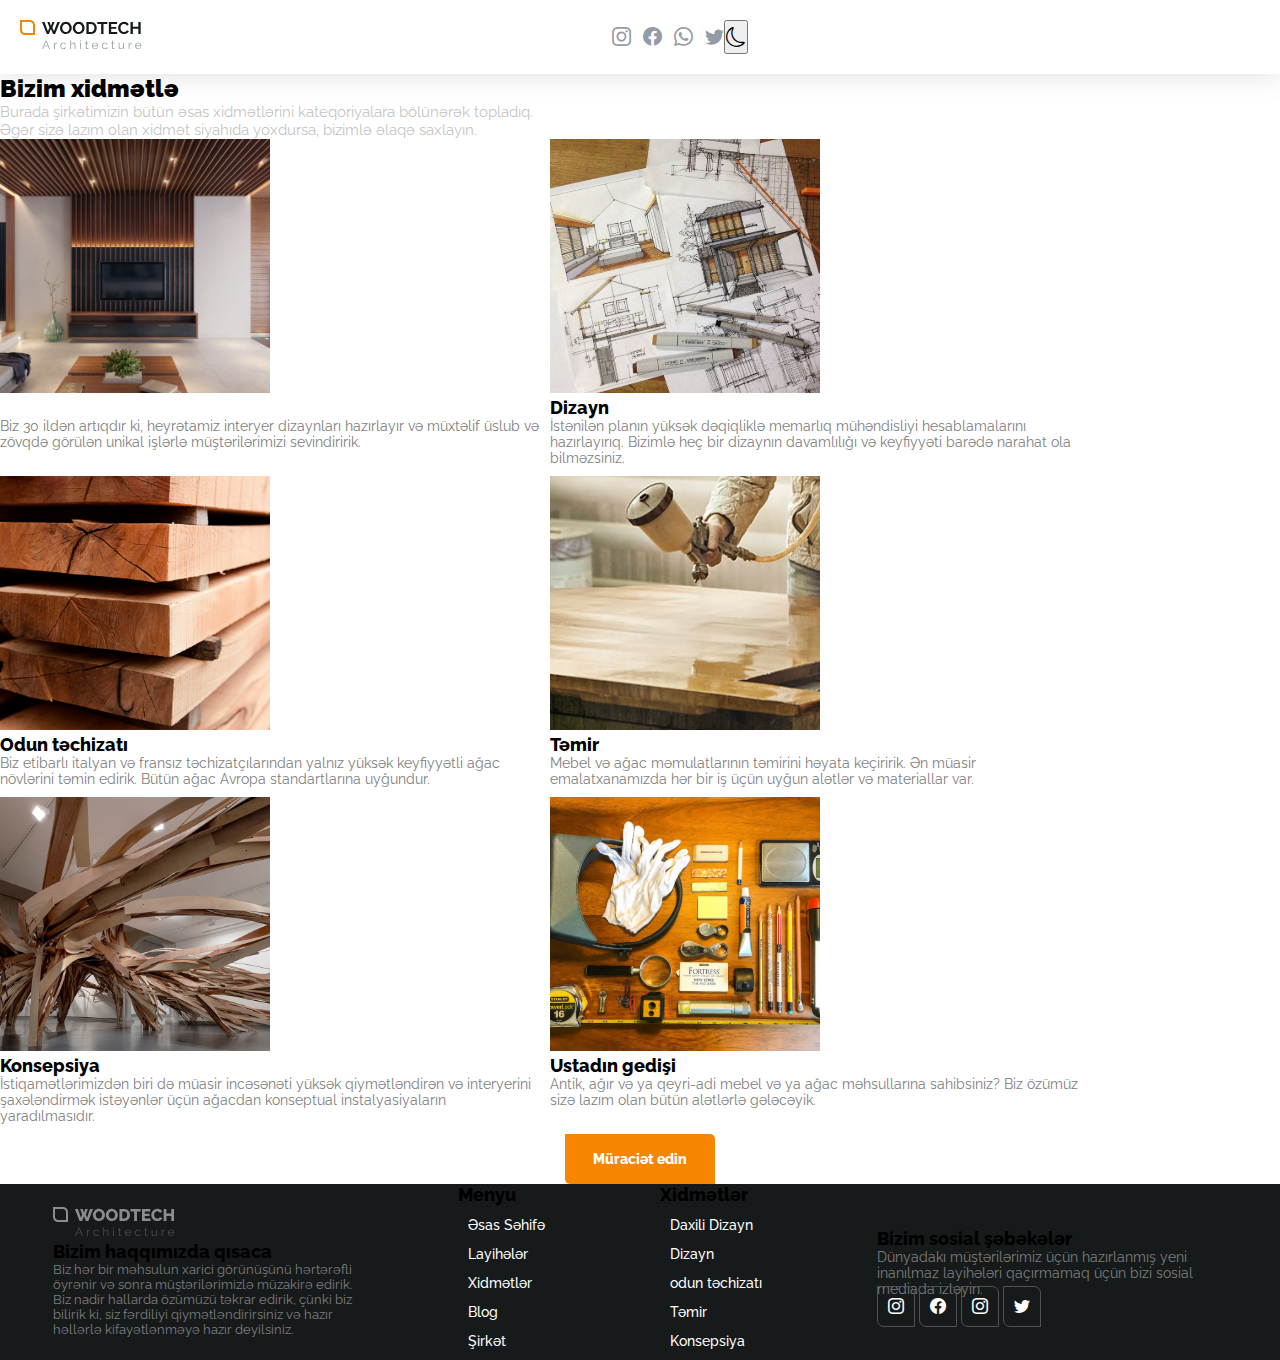
<file: services.html>
<!DOCTYPE html>
<html lang="en">

<head>
  <meta charset="UTF-8" />
  <meta http-equiv="X-UA-Compatible" content="IE=edge" /> 
  <meta name="viewport" content="width=device-width, initial-scale=1.0" />

  <link rel="stylesheet" href="https://cdn.jsdelivr.net/npm/bootstrap-icons@1.10.3/font/bootstrap-icons.css" />
  <link href="https://cdn.jsdelivr.net/npm/bootstrap@5.3.0-alpha1/dist/css/bootstrap.min.css" rel="stylesheet"
    integrity="sha384-GLhlTQ8iRABdZLl6O3oVMWSktQOp6b7In1Zl3/Jr59b6EGGoI1aFkw7cmDA6j6gD" crossorigin="anonymous" />
  <link rel="stylesheet" href="./css/main.css" />
  <link rel="shortcut icon" href="images/favicon-16x16.png" type="image/x-icon">

  <title>Document</title>
</head>

<body id="body">


        <!--? Overlay Menu Start -->
    <div class="overlay-menu">
      <i class="bi bi-x-lg"></i>
      <div class="overlay-links">
        <a href="index.html">Əsas Səhifə</a>
        <a href="projectsdetials.html">Layihələr</a>
        <a href="services.html">Xidmətlər</a>
        <a href="company.html">Şirkət</a>
      </div>
    </div>
    <!--? Overlay Menu End -->
  <!--!Header start -->
  <header class="header mb-3 ">
    <div class="container-lg">
      <div class="header-logo">
        <a href="index.html"><img src="/images/logoblack.svg" alt="logo" id="logo" /></a>
      </div>
      <div class="header-links">
        <nav class="nav-links">
          <ul>
            <li><a href="index.html" class="text-dark">Əsəs Səhifə </a></li>
              <li><a href="projectsdetials.html" class="text-dark">Layihələr</a></li>
              <li><a href="services.html"  class="text-dark">Xidmətlər</a></li>
              <li><a href="company.html" class="text-dark">Şirkət</a></li>
              <li><a href="blog.html" class="text-dark"> Blog </a></li>

          </ul>
        </nav>
      </div>
      <div class="header-icons">
        <a href="#" class="text-dark"><i class="bi bi-instagram"></i> </a>
        <a href="#" class="text-dark"><i class="bi bi-facebook"></i></a>
        <a href="#" class="text-dark"><i class="bi bi-whatsapp"></i></a>
        <a href="#" class="text-dark"><i class="bi bi-twitter"></i></a>
      </div>
    </div>
    <button class="burger border-0 bg-transparent text-dark openbtn">
      <i class="bi bi-justify-right"></i>
    </button>
    <button class=" dark-light-mode border-0 bg-transparent text-dark">
    <i class="bi bi-moon"></i>
    </button>
    
  </header>
  <!--! Header end -->

  <main class="main pt-5 active">
    <h1 class="text-center ani5"> Bizim xidmətlə</h>
      <h4 class="text-center main-text ani5">
        Burada şirkətimizin bütün əsas xidmətlərini kateqoriyalara bölünərək
        topladıq. <br> Əgər sizə lazım olan xidmət siyahıda yoxdursa, bizimlə əlaqə
        saxlayın.
      </h4>

      <div class="container works-card ">
        <div class="card mb-3 rounded-0 left-300" style="max-width: 540px">
          <div class="row g-0 flex-row-reverse">
            <div class="col-md-6">
              <img src="./images/work/img-1.svg" class="w-100" alt="..." />
            </div>
            <div class="col-md-6">
              <div class="card-body border-0">
                <h5 class="card-title"> <a href="servicesdetials.html" class="text-dark">Daxili Dizayn</a> </h5>
                <p class="card-text">
                  Biz 30 ildən artıqdır ki, heyrətamiz interyer dizaynları
                  hazırlayır və müxtəlif üslub və zövqdə görülən unikal işlərlə
                  müştərilərimizi sevindiririk.
                </p>
              </div>
            </div>
          </div>
        </div>
        <div class="card mb-3 rounded-0 right-350 " style="max-width: 540px">
          <div class="row g-0 flex-row-reverse">
            <div class="col-md-6">
              <img src="./images/work/img-2.svg" class="w-100" alt="..." />
            </div>
            <div class="col-md-6">
              <div class="card-body border-0">
                <h5 class="card-title">Dizayn</h5>
                <p class="card-text">
                  İstənilən planın yüksək dəqiqliklə memarlıq mühəndisliyi hesablamalarını hazırlayırıq. Bizimlə heç bir
                  dizaynın davamlılığı və keyfiyyəti barədə narahat ola bilməzsiniz.

                </p>
              </div>
            </div>
          </div>
        </div>

        <div class="card mb-3 rounded-0 right-350" style="max-width: 540px">
          <div class="row g-0 flex-row-reverse">
            <div class="col-md-6">
              <img src="./images/work/img-3.svg" class="w-100" alt="..." />
            </div>
            <div class="col-md-6">
              <div class="card-body border-0">
                <h5 class="card-title">Odun təchizatı</h5>
                <p class="card-text">
                  Biz etibarlı italyan və fransız təchizatçılarından yalnız yüksək keyfiyyətli ağac növlərini təmin
                  edirik. Bütün ağac Avropa standartlarına uyğundur.
                </p>
              </div>
            </div>
          </div>
        </div>

        <div class="card mb-3 rounded-0  left-300" style="max-width: 540px">
          <div class="row g-0 flex-row-reverse">
            <div class="col-md-6">
              <img src="./images/work/img-4.svg" class="w-100" alt="..." />
            </div>
            <div class="col-md-6">
              <div class="card-body border-0">
                <h5 class="card-title">Təmir</h5>
                <p class="card-text">
                  Mebel və ağac məmulatlarının təmirini həyata keçiririk. Ən müasir emalatxanamızda hər bir iş üçün
                  uyğun alətlər və materiallar var.
                </p>
              </div>
            </div>
          </div>
        </div>

        <div class="card mb-3 rounded-0 left-300" style="max-width: 540px">
          <div class="row g-0 flex-row-reverse">
            <div class="col-md-6">
              <img src="./images/work/img-5.svg" class="w-100" alt="..." />
            </div>
            <div class="col-md-6">
              <div class="card-body border-0">
                <h5 class="card-title">Konsepsiya</h5>
                <p class="card-text">
                  İstiqamətlərimizdən biri də müasir incəsənəti yüksək qiymətləndirən və interyerini şaxələndirmək
                  istəyənlər üçün ağacdan konseptual instalyasiyaların yaradılmasıdır.
                </p>
              </div>
            </div>
          </div>
        </div>

        <div class="card mb-3 rounded-0 right-350" style="max-width: 540px">
          <div class="row g-0 flex-row-reverse">
            <div class="col-md-6">
              <img src="./images/work/img-6.svg" class="w-100" alt="..." />
            </div>
            <div class="col-md-6">
              <div class="card-body border-0">
                <h5 class="card-title">Ustadın gedişi </h5>
                <p class="card-text">
                  Antik, ağır və ya qeyri-adi mebel və ya ağac məhsullarına sahibsiniz? Biz özümüz sizə lazım olan bütün
                  alətlərlə gələcəyik.
                </p>
              </div>
            </div>
          </div>
        </div>
        <div class="work-btn py-5">

          <button class="custom-btn">
            <a href="#">Müraciət edin</a>
          </button>
        </div>

      </div>
<!-- ! Footer -->
<footer class="py-4">
  <div class="footer">
    <div class="footer-about ms-4">
      <img src="./images/footerlogo.svg" alt="footer-logo" class="my-4" />
      <h4 class="text-white">Bizim haqqımızda qısaca</h4>
      <p class="text-white pb-2">
        Biz hər bir məhsulun xarici görünüşünü hərtərəfli öyrənir və sonra
        müştərilərimizlə müzakirə edirik. Biz nadir hallarda özümüzü təkrar
        edirik, çünki biz bilirik ki, siz fərdiliyi qiymətləndirirsiniz və
        hazır həllərlə kifayətlənməyə hazır deyilsiniz.
      </p>
    </div>
    <div class="footer-menu">
      <h4 class="text-white text-center">Menyu</h4>
      <ul>
        <li><a href="#">Əsas Səhifə</a></li>
        <li><a href="#">Layihələr</a></li>
        <li><a href="#">Xidmətlər</a></li>
        <li><a href="#">Blog</a></li>
        <li><a href="#">Şirkət</a></li>
      </ul>
    </div>
    <div class="footer-services">
      <h4 class="text-white text-center">Xidmətlər</h4>
      <ul>
        <li><a href="#">Daxili Dizayn</a></li>
        <li><a href="#">Dizayn</a></li>
        <li><a href="#">odun təchizatı</a></li>
        <li><a href="#">Təmir</a></li>
        <li><a href="#">Konsepsiya </a></li>
      </ul>
    </div>
    <div class="footer-social">
      <h4 class="text-white">Bizim sosial şəbəkələr</h4>
      <p class="text-white">
        Dünyadakı müştərilərimiz üçün hazırlanmış yeni inanılmaz layihələri
        qaçırmamaq üçün bizi sosial mediada izləyin.
      </p>
      <div class="social-network mt-3">
        <i class="bi bi-instagram"></i>
        <i class="bi bi-facebook"></i>
        <i class="bi bi-instagram"></i>
        <i class="bi bi-twitter"></i>
      </div>
    </div>
  </div>
</footer>
<!-- ! Footer -->
  </main>
<script src="js/main.js"></script>
<script src="js/theme.js"></script>
</body>
</html>
</file>
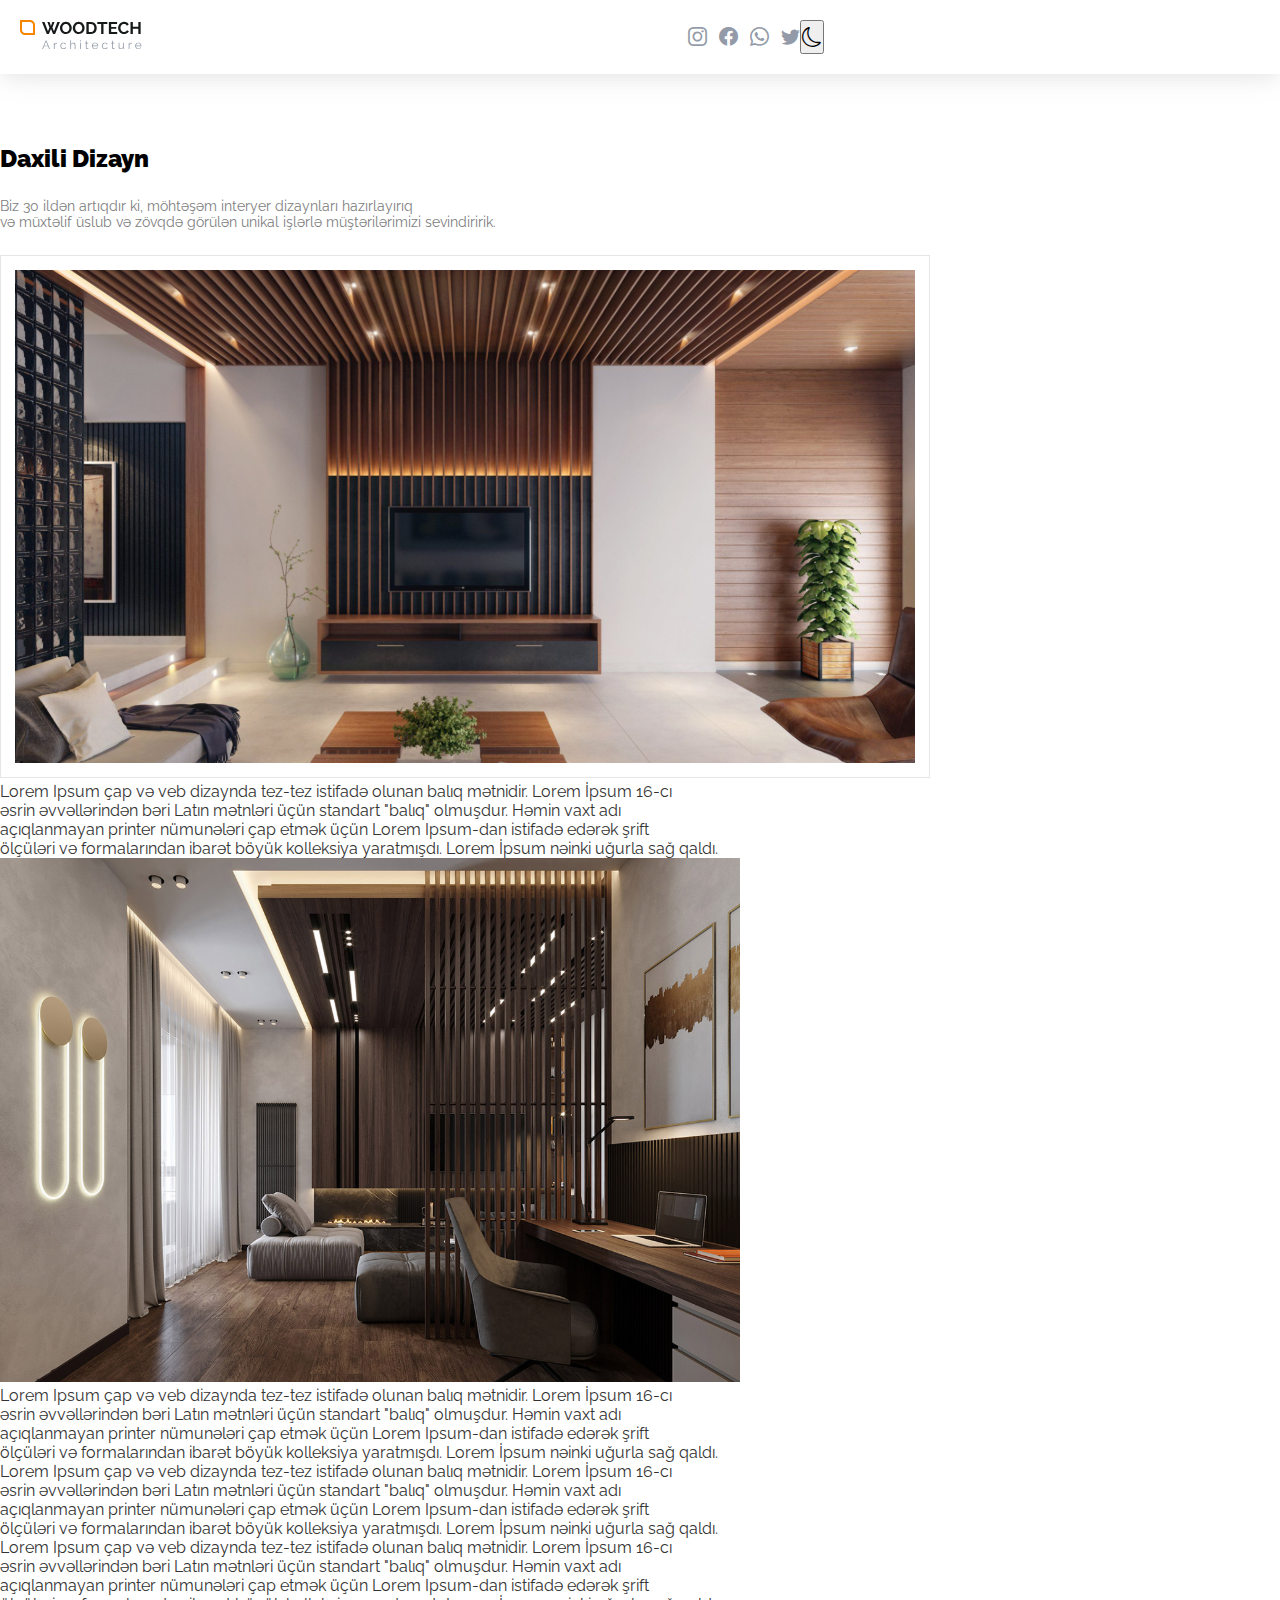
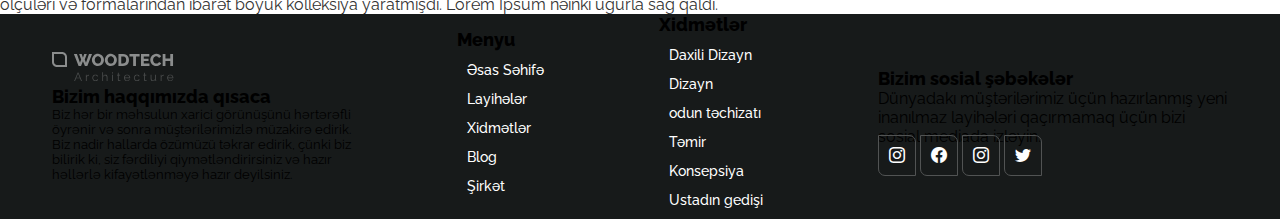
<file: servicesdetials.html>
<!DOCTYPE html>
<html lang="en">
  <head>
    <meta charset="UTF-8" />
    <meta http-equiv="X-UA-Compatible" content="IE=edge" />
    <meta name="viewport" content="width=device-width, initial-scale=1.0" />

    <link
      rel="stylesheet"
      href="https://cdn.jsdelivr.net/npm/bootstrap-icons@1.10.3/font/bootstrap-icons.css"
    />
    <link
      href="https://cdn.jsdelivr.net/npm/bootstrap@5.3.0-alpha1/dist/css/bootstrap.min.css"
      rel="stylesheet"
      integrity="sha384-GLhlTQ8iRABdZLl6O3oVMWSktQOp6b7In1Zl3/Jr59b6EGGoI1aFkw7cmDA6j6gD"
      crossorigin="anonymous"
    />
    <link rel="stylesheet" href="./css/main.css" />
    <link
      rel="shortcut icon"
      href="images/favicon-16x16.png"
      type="image/x-icon"
    />

    <title>Document</title>
  </head>
  <body id="body">
    <!--? Overlay Menu Start -->
    <div class="overlay-menu">
      <i class="bi bi-x-lg"></i>
      <div class="overlay-links">
        <a href="index.html">Əsas Səhifə</a>
        <a href="projectsdetials.html">Layihələr</a>
        <a href="services.html">Xidmətlər</a>
        <a href="company.html">Şirkət</a>
      </div>
    </div>
    <!--? Overlay Menu End -->
    <!--!Header start -->
    <header class="header mb-3">
      <div class="container-lg">
        <div class="header-logo">
          <a href="index.html"
            ><img src="/images/logoblack.svg" alt="logo" id="logo"
          /></a>
        </div>
        <div class="header-links">
          <nav class="nav-links">
            <ul>
              <li><a href="index.html" class="text-dark">Əsəs Səhifə </a></li>
              <li><a href="#" class="text-dark"> Layihələr </a></li>
              <li><a href="#" class="text-dark"> Xidmətlər </a></li>
              <li><a href="#" class="text-dark"> Blog </a></li>
              <li><a href="#" class="text-dark"> Şirkət </a></li>
              <li><a href="blog.html" class="text-dark"> Blog </a></li>
            </ul>
          </nav>
        </div>
        <div class="header-icons">
          <a href="#" class="text-dark"><i class="bi bi-instagram"></i> </a>
          <a href="#" class="text-dark"><i class="bi bi-facebook"></i></a>
          <a href="#" class="text-dark"><i class="bi bi-whatsapp"></i></a>
          <a href="#" class="text-dark"><i class="bi bi-twitter"></i></a>
        </div>
      </div>
      <button class="burger border-0 bg-transparent text-dark">
        <i class="bi bi-justify-right"></i>
      </button>
      <button class="dark-light-mode border-0 bg-transparent text-dark">
        <i class="bi bi-moon"></i>
      </button>
    </header>
    <!--! Header end -->
    <!-- Main-->
    <main class="services-detials">
      <h1 class="text-center ani4">Daxili Dizayn</h1>
      <p class="text-center">
        Biz 30 ildən artıqdır ki, möhtəşəm interyer dizaynları hazırlayırıq
        <br />
        və müxtəlif üslub və zövqdə görülən unikal işlərlə müştərilərimizi
        sevindiririk.
      </p>

      <div class="d-flex flex-column justify-content-center align-items-center">
        <img src="images/servicesdetials/img-1.svg" class="img-fluid" />
        <h3 class="text-center py-3">
          Lorem Ipsum çap və veb dizaynda tez-tez istifadə olunan balıq
          mətnidir. Lorem İpsum 16-cı <br />
          əsrin əvvəllərindən bəri Latın mətnləri üçün standart "balıq"
          olmuşdur. Həmin vaxt adı <br />
          açıqlanmayan printer nümunələri çap etmək üçün Lorem Ipsum-dan
          istifadə edərək şrift <br />
          ölçüləri və formalarından ibarət böyük kolleksiya yaratmışdı. Lorem
          İpsum nəinki uğurla sağ qaldı. <br />
        </h3>
        <img src="images/servicesdetials/img-2.svg" class="img-fluid" />

        <h3 class="text-center py-3">
          Lorem Ipsum çap və veb dizaynda tez-tez istifadə olunan balıq
          mətnidir. Lorem İpsum 16-cı <br />
          əsrin əvvəllərindən bəri Latın mətnləri üçün standart "balıq"
          olmuşdur. Həmin vaxt adı <br />
          açıqlanmayan printer nümunələri çap etmək üçün Lorem Ipsum-dan
          istifadə edərək şrift <br />
          ölçüləri və formalarından ibarət böyük kolleksiya yaratmışdı. Lorem
          İpsum nəinki uğurla sağ qaldı. <br />
        </h3>

        <h3 class="text-center py-3">
          Lorem Ipsum çap və veb dizaynda tez-tez istifadə olunan balıq
          mətnidir. Lorem İpsum 16-cı <br />
          əsrin əvvəllərindən bəri Latın mətnləri üçün standart "balıq"
          olmuşdur. Həmin vaxt adı <br />
          açıqlanmayan printer nümunələri çap etmək üçün Lorem Ipsum-dan
          istifadə edərək şrift <br />
          ölçüləri və formalarından ibarət böyük kolleksiya yaratmışdı. Lorem
          İpsum nəinki uğurla sağ qaldı. <br />
        </h3>

        <h3 class="text-center py-3">
          Lorem Ipsum çap və veb dizaynda tez-tez istifadə olunan balıq
          mətnidir. Lorem İpsum 16-cı <br />
          əsrin əvvəllərindən bəri Latın mətnləri üçün standart "balıq"
          olmuşdur. Həmin vaxt adı <br />
          açıqlanmayan printer nümunələri çap etmək üçün Lorem Ipsum-dan
          istifadə edərək şrift <br />
          ölçüləri və formalarından ibarət böyük kolleksiya yaratmışdı. Lorem
          İpsum nəinki uğurla sağ qaldı. <br />
        </h3>
      </div>
    </main>
    <!-- Main-->

    <!-- Footer -->
    <footer>
      <div class="footer py-4">
        <div class="footer-about ms-4">
          <img src="./images/footerlogo.svg" alt="footer-logo" class="my-4" />
          <h4 class="text-white">Bizim haqqımızda qısaca</h4>
          <p class="text-white">
            Biz hər bir məhsulun xarici görünüşünü hərtərəfli öyrənir və sonra
            müştərilərimizlə müzakirə edirik. Biz nadir hallarda özümüzü təkrar
            edirik, çünki biz bilirik ki, siz fərdiliyi qiymətləndirirsiniz və
            hazır həllərlə kifayətlənməyə hazır deyilsiniz.
          </p>
        </div>
        <div class="footer-menu">
          <h4 class="text-white text-center">Menyu</h4>
          <ul>
            <li><a href="#">Əsas Səhifə</a></li>
            <li><a href="#">Layihələr</a></li>
            <li><a href="#">Xidmətlər</a></li>
            <li><a href="#">Blog</a></li>
            <li><a href="#">Şirkət</a></li>
          </ul>
        </div>
        <div class="footer-services">
          <h4 class="text-white text-center">Xidmətlər</h4>
          <ul>
            <li><a href="#">Daxili Dizayn</a></li>
            <li><a href="#">Dizayn</a></li>
            <li><a href="#">odun təchizatı</a></li>
            <li><a href="#">Təmir</a></li>
            <li><a href="#">Konsepsiya </a></li>
            <li><a href="#">Ustadın gedişi </a></li>
          </ul>
        </div>
        <div class="footer-social">
          <h4 class="text-white">Bizim sosial şəbəkələr</h4>
          <p class="text-white">
            Dünyadakı müştərilərimiz üçün hazırlanmış yeni inanılmaz layihələri
            qaçırmamaq üçün bizi sosial mediada izləyin.
          </p>
          <div class="social-network mt-3">
            <i class="bi bi-instagram"></i>
            <i class="bi bi-facebook"></i>
            <i class="bi bi-instagram"></i>
            <i class="bi bi-twitter"></i>
          </div>
        </div>
      </div>
    </footer>
    <!-- Footer -->
    <script src="js/main.js"></script>
    <script src="js/theme.js"></script>
  </body>
</html>
</file>
<file: css/main.css>
@import url("https://fonts.googleapis.com/css2?family=Raleway:wght@300;400;500;900&display=swap");
@import url("https://fonts.googleapis.com/css2?family=Roboto:ital,wght@0,300;1,700&display=swap");
* {
  margin: 0;
  padding: 0;
  box-sizing: border-box;
  font-family: "Raleway", sans-serif !important;
}

body {
  overflow-x: hidden;
}

a {
  text-decoration: none !important;
  color: #fff !important;
}

ul {
  margin: 0 !important;
}

li {
  list-style: none;
}

p {
  margin: 0 !important;
  padding: 0 !important;
}

strong {
  color: #F88500;
}

.intro-bg {
  background-image: url(../../images/bg/introbg.svg);
  background-size: cover;
  background-position: center;
  background-attachment: fixed;
}

.partners-bg {
  background-image: url(../../images/partners/bg.svg);
  background-size: cover;
  background-position: center;
  background-attachment: fixed;
}

.custom-btn {
  background-color: #f88500;
  font-weight: 800;
  font-size: 14px;
  color: #fff;
  border-top-right-radius: 5px;
  border-bottom-left-radius: 5px;
  width: 150px;
  height: 50px;
  border: none;
  transition: all 0.5s ease;
}
.custom-btn-lg {
  background-color: #f88500;
  font-weight: 800;
  font-size: 14px;
  color: #fff;
  border-top-right-radius: 5px;
  border-bottom-left-radius: 5px;
  width: 250px;
  height: 50px;
  border: none;
  transition: all 0.5s ease;
}
.custom-btn-lg:hover {
  background-color: #fff;
  color: #000000;
  border: 1px solid #f88500;
}
.custom-btn-lg:hover a {
  color: #000000 !important;
}
.custom-btn:hover {
  background-color: #fff;
  color: #000000;
  border: 1px solid #f88500;
}
.custom-btn:hover a {
  color: #000000 !important;
}

.wrapper {
  width: 100%;
  height: 100vh;
}
.wrapper .headermain {
  display: flex;
  align-items: center;
  justify-content: space-between;
  z-index: 999;
  position: absolute;
  top: 1.875rem;
  left: 4.75rem;
  width: 90%;
}
.wrapper .headermain .header-center ul {
  display: flex;
  gap: 2.5rem;
  cursor: pointer;
}
.wrapper .headermain .header-right {
  display: flex;
  gap: 0.625rem;
  background-color: rgba(196, 196, 196, 0.25);
  border-radius: 20px;
}
.wrapper .headermain .header-right i {
  font-size: 18px;
}
.wrapper .headermain .header-right .bi-instagram:hover {
  color: rgb(146, 68, 81);
}
.wrapper .headermain .header-right .bi-facebook:hover {
  color: #1877f2;
}
.wrapper .headermain .header-right .bi-whatsapp:hover {
  color: #00e676;
}
.wrapper .headermain .header-right .bi-twitter:hover {
  color: #63a1f1;
}
.wrapper .slider {
  position: relative;
  bottom: 1.875rem;
  width: 100%;
  height: 100vh;
}
.wrapper .slider .slide {
  width: 100%;
  height: 100%;
  opacity: 0;
  position: absolute;
  top: 1.875rem;
  left: 0;
}
.wrapper .slider .slide-text {
  color: #fff;
  position: relative;
  top: 14.5rem;
  left: 4rem;
}
.wrapper .slider .slide-text h1 {
  font-size: 3.625rem;
  font-weight: 300;
}
.wrapper .slider .slide-text h2 {
  font-weight: 500 !important;
  font-size: 20px !important;
  background-color: #F88500;
  width: 240px;
  height: 32px;
  border-top-right-radius: 7px;
  border-bottom-left-radius: 7px;
}
.wrapper .slider .slide-text p {
  font-weight: 400;
  font-size: 15px;
  width: 414px;
  height: 126px;
  background-color: rgba(32, 35, 40, 0.9);
  border-top-right-radius: 7px;
  border-bottom-left-radius: 7px;
  display: flex;
  align-items: center;
  justify-content: center;
  padding-left: 20px !important;
}
.wrapper .slider .slide.aktiv {
  opacity: 1;
}
.wrapper .slider .slide:nth-child(1) {
  background: url("/images/slider/img-1.svg") no-repeat center/cover;
}
.wrapper .slider .slide:nth-child(2) {
  background: url("/images/slider/img-2.svg") no-repeat center/cover;
}
.wrapper .slider .slide:nth-child(3) {
  background: url("/images/slider/img-3.svg") no-repeat center/cover;
}
.wrapper .slider .slide:nth-child(4) {
  background: url("/images/slider/img-4.svg") no-repeat center/cover;
}

@media (max-width: 500px) {
  .headermain {
    left: 17px !important;
  }
  .headermain .header-right {
    display: none !important;
  }
  .slider .slide-text {
    left: 0 !important;
  }
  .slider .slide-text p {
    width: auto !important;
  }
}
@media (max-width: 900px) {
  .headermain {
    left: 45px !important;
  }
  .headermain .header-center {
    display: none;
  }
  .headermain .header-right {
    display: none !important;
  }
}
footer {
  background-color: #171A1A;
}
footer .footer {
  display: flex;
  align-items: center;
  justify-content: space-around;
}
footer .footer h4 {
  font-size: 18px;
  font-weight: 800;
  margin: 0;
}
footer .footer a {
  font-size: 14px;
  font-weight: 500;
}
footer .footer ul li {
  margin: 10px;
}
footer .footer-about {
  width: 300px;
}
footer .footer-about p {
  font-size: 13px;
  font-weight: 400;
}
footer .footer-social {
  width: 350px;
}
footer .footer-social i {
  border: 1px solid #515353;
  padding: 10px;
  color: #fff;
  border-top-right-radius: 7px;
  border-bottom-left-radius: 7px;
  cursor: pointer;
}
footer .footer-social i:hover {
  background-color: #F88500;
  border: 1px solid #F88500;
}
footer .footer a {
  position: relative;
}
footer .footer a::before {
  content: "";
  position: absolute;
  width: 100%;
  height: 2px;
  background-color: #F88500;
  top: 20px;
  transform: scale(0);
  transition: transform 0.3s linear;
}
footer .footer a:hover::before {
  transform: scale(1);
}

@media (max-width: 500px) {
  .footer h4 {
    text-align: start !important;
  }
}
@media (max-width: 990px) {
  .footer {
    flex-direction: column;
    align-items: start !important;
    height: auto;
    width: auto;
  }
  .footer ul {
    padding: 0;
  }
  .footer ul li {
    margin: 0 !important;
  }
  .footer h4 {
    text-align: start !important;
  }
  .footer .footer-about {
    margin-left: 0.625rem !important;
  }
  .footer .footer-menu {
    margin-left: 0.625rem !important;
  }
  .footer .footer-services {
    margin-left: 0.625rem !important;
  }
  .footer .footer-social {
    margin-left: 0.625rem !important;
  }
}
.testimonials {
  background-color: #171A1A;
}
.testimonials .row {
  align-items: center;
}
.testimonials .row h3 {
  font-weight: 900;
  font-size: 18px;
}
.testimonials .row b,
.testimonials .row span {
  font-family: "Roboto", sans-serif !important;
}
.testimonials .row .col-lg-3 {
  color: #6F7A8B;
}
.testimonials .row .col-lg-3 .number {
  color: #fff;
  font-size: 28px;
}
.testimonials .row .col-lg-3 a {
  font-weight: 800;
}
.testimonials .row .col-lg-3 p {
  padding-top: 1.25rem !important;
  font-weight: 400;
  font-size: 0.875rem;
}

.works-container {
  max-width: 60rem;
  width: 100%;
  margin: 0 auto;
}

.works {
  background-color: #202328;
  height: 20rem;
}
.works .works-title {
  display: flex;
  gap: 50px;
  padding-top: 2.5rem;
}
.works .works-title .works-title-left {
  display: flex;
  flex-basis: 50%;
}
.works .works-title .works-title-right {
  display: flex;
  flex-direction: column;
}
.works .line {
  border: 1px solid #2d3038;
}

.cards .cards-items {
  display: flex;
  align-items: center;
  justify-content: center;
  gap: 20px;
}
.cards .cards-items .card {
  position: relative;
  top: -110px;
  box-shadow: rgba(0, 0, 0, 0.25) 0px 54px 55px, rgba(0, 0, 0, 0.12) 0px -12px 30px, rgba(0, 0, 0, 0.12) 0px 4px 6px, rgba(0, 0, 0, 0.17) 0px 12px 13px, rgba(0, 0, 0, 0.09) 0px -3px 5px;
}
.cards .cards-button {
  display: flex;
  align-items: center;
  justify-content: center;
  padding-bottom: 50px;
}
.cards .card-body a {
  text-decoration: underline !important;
  font-weight: bold;
  font-size: 18px;
  color: #2d3038 !important;
}

.about {
  display: flex;
  padding-bottom: 6.25rem;
}
.about .left-side {
  margin-right: 30px;
}
.about .right-side {
  display: flex;
  flex-direction: column;
  flex-basis: 50%;
}
.about .right-side p {
  margin: 20px 20px 20px 0px !important;
}
.about .right-side span {
  color: #F88500;
  font-weight: 800;
  font-size: 16px;
  margin-top: 10px;
}
.about .right-side h2 {
  font-weight: 800;
  font-size: 29px;
}
.about .left-side {
  display: flex;
  flex-direction: column;
}
.about .right-side-items {
  display: flex;
}
.about .right-side-items .right-side-item {
  display: flex;
  flex-direction: column;
  margin: 10px;
}
.about .right-side-items .right-side-item p {
  font-weight: 400;
  font-size: 14px;
}
.about .right-side-items .right-side-item .right-side-item-title {
  display: flex;
  border-bottom: 1px solid #2d3038;
  align-items: center;
}
.about .right-side-items .right-side-item .right-side-item-title h3 {
  margin: 0;
}
.about .circle {
  display: flex;
  align-items: center;
  gap: 15px;
  justify-content: start;
}
.about .circle span {
  width: 9px;
  height: 9px;
  background-color: #F88500;
  border-radius: 50%;
  animation: jump 1.5s linear infinite;
}
.about .circle span:nth-child(1) {
  animation-delay: 0s;
}
.about .circle span:nth-child(2) {
  animation-delay: 0.5s;
}
.about .circle span:nth-child(3) {
  animation-delay: 1s;
}

@keyframes jump {
  100% {
    transform: scale(0);
  }
  50% {
    transform: scale(1);
  }
}
.partners {
  height: 240px;
  display: flex;
  align-items: center;
  justify-content: center;
}
.partners .partner-text h4 {
  font-size: 0.875rem;
  font-weight: 400;
  letter-spacing: 1px;
  text-align: center;
}
.partners img:hover {
  cursor: pointer;
}

.blogs .blog1 {
  display: none;
  gap: 10px;
}
.blogs .blog1.active {
  display: flex;
}
.blogs .blog2 {
  display: none;
  gap: 10px;
}
.blogs .blog2.active {
  display: flex;
}
.blogs h5 {
  font-size: 1.125rem;
  font-weight: 800;
}
.blogs p {
  font-size: 0.875rem;
  font-weight: 400;
}
.blogs a {
  font-weight: 800;
  font-size: 0.9375rem;
}
.blogs .my-custom-btn {
  display: flex;
  align-items: center;
  justify-content: center;
  gap: 10px;
}
.blogs .my-custom-btn span {
  width: 35px;
  height: 7.5px;
  background-color: #b3b3b8;
  border-bottom-left-radius: 20px;
  border-top-right-radius: 20px;
  cursor: pointer;
}
.blogs .my-custom-btn span.active {
  background-color: #F88500;
  border: 1px solid #F88500;
}
.blogs .moreblog {
  position: relative;
  left: 30px;
  bottom: 150px;
  font-size: 1.125rem;
  font-weight: 500;
}

@media (max-width: 991px) {
  .testimonials {
    padding-top: 50px;
  }
}
@media (max-width: 767px) {
  .testimonials {
    padding-top: 50px;
  }
}
@media (max-width: 900px) {
  .works {
    height: auto !important;
  }
  .works-title {
    display: block !important;
  }
}
@media (max-width: 780px) {
  .works .works-title {
    flex-direction: column;
  }
  .cards {
    margin-top: 10px;
  }
  .cards .cards-items .card {
    position: static !important;
    box-shadow: rgba(0, 0, 0, 0.12) 0px 1px 3px, rgba(0, 0, 0, 0.24) 0px 1px 2px;
  }
  .cards-button {
    margin-top: 15px;
  }
}
@media (max-width: 900px) {
  .cards {
    margin-top: 10px;
  }
  .cards .cards-items {
    flex-wrap: wrap;
  }
  .cards .cards-items .card {
    position: static !important;
    box-shadow: rgba(0, 0, 0, 0.12) 0px 1px 3px, rgba(0, 0, 0, 0.24) 0px 1px 2px;
  }
  .cards-button {
    margin-top: 15px;
  }
}
@media (max-width: 900px) {
  .about {
    flex-direction: column;
  }
  .about .right-side-items {
    flex-direction: column;
  }
}
@media (max-width: 992px) {
  .partners {
    height: auto;
  }
}
@media (max-width: 990px) {
  .blogs .blog1 {
    flex-wrap: wrap;
    align-items: center;
  }
  .blogs .blog2 {
    flex-wrap: wrap;
    align-items: center;
  }
}
body.active .header {
  box-shadow: rgba(241, 241, 241, 0.05) 0px 4px 16px, rgba(255, 255, 255, 0.05) 0px 8px 32px;
}

.burger {
  display: none;
  font-size: 40px;
}

.header {
  display: flex;
  padding: 20px;
  box-shadow: rgba(17, 17, 26, 0.05) 0px 4px 16px, rgba(17, 17, 26, 0.05) 0px 8px 32px;
}
.header.active {
  background-color: #000;
}
.header.active a {
  color: #fff !important;
}
.header.active .header-icons {
  display: flex;
  gap: 0.75rem;
}
.header.active .header-icons i {
  color: #fff !important;
  font-size: 19px;
}
.header.active .header-icons .bi-instagram:hover {
  color: #F88500 !important;
}
.header.active .header-icons .bi-facebook:hover {
  color: #F88500 !important;
}
.header.active .header-icons .bi-whatsapp:hover {
  color: #F88500 !important;
}
.header.active .header-icons .bi-twitter:hover {
  color: #F88500 !important;
}
.header .container-lg {
  justify-content: space-between;
  display: flex;
  align-items: center;
}
.header .container-lg .nav-links ul {
  display: flex;
  gap: 2.5rem;
}
.header .container-lg .nav-links ul li a {
  font-weight: 500;
  font-size: 1rem;
  position: relative;
}
.header .container-lg .nav-links ul li a::before {
  content: "";
  position: absolute;
  width: 100%;
  height: 2px;
  background-color: #F88500;
  top: 20px;
  transform: scale(0);
  transition: transform 0.3s linear;
}
.header .container-lg .nav-links ul li a:hover::before {
  transform: scale(1);
}
.header .container-lg .header-icons {
  display: flex;
  gap: 0.75rem;
}
.header .container-lg .header-icons i {
  color: rgba(111, 122, 139, 0.7490196078);
  font-size: 19px;
}
.header .container-lg .header-icons .bi-instagram:hover {
  color: #000;
}
.header .container-lg .header-icons .bi-facebook:hover {
  color: #000;
}
.header .container-lg .header-icons .bi-whatsapp:hover {
  color: #000;
}
.header .container-lg .header-icons .bi-twitter:hover {
  color: #000;
}
.header .dark-light-mode {
  font-size: 1.875rem;
  position: relative;
  right: 0;
  font-size: 20px;
}

@media (max-width: 500px) {
  .header-icons {
    display: none !important;
  }
}
@media (max-width: 805px) {
  .nav-links {
    display: none !important;
  }
}
@media (max-width: 900px) {
  .burger {
    display: block !important;
  }
  .header-links {
    display: none;
  }
  .dark-light-mode {
    display: none;
  }
}
body.active h2 {
  color: #fff;
}

.container .links {
  display: flex;
  align-items: center;
  justify-content: space-between;
}
.container .links a {
  color: #ccc !important;
  font-size: 0.875rem;
  font-weight: 500;
}
.container .links a.active {
  color: #000 !important;
}
.container .links span {
  color: rgba(136, 136, 136, 0.5333333333) !important;
}
.container .links i {
  color: #F88500;
}
.container .links b {
  color: #ccc;
}
.container .img-select {
  display: flex;
  align-items: center;
  justify-content: center;
  flex-wrap: wrap;
  gap: 0.3125rem;
}
.container .img-select img {
  width: 8.9375rem;
  height: 5rem;
  cursor: pointer;
}

.about-project h1 {
  font-size: 30px;
  font-weight: 800;
}
.about-project .about-project-plan {
  display: flex;
}
.about-project .right-side-title {
  display: flex;
  flex-direction: column;
  align-items: center;
}
.about-project .project-detial {
  padding: 1rem;
  margin-right: 10px;
  background-color: #fafafa;
}
.about-project .project-detial h3 {
  font-size: 1rem;
  font-weight: 800;
  padding: 16px;
}

@media (max-width: 62.5rem) {
  .about-project-plan {
    flex-direction: column;
  }
}
body {
  transition: 0.3s all;
}
body.active {
  background-color: #000;
}
body.active h1 {
  color: #fff;
}
body.active h4 {
  color: #fff !important;
}
body.active a {
  color: #fff !important;
}
body.active h5 {
  color: #fff !important;
}
body.active .header-icons {
  display: flex;
  gap: 0.75rem;
}
body.active .header-icons i {
  color: #fff !important;
  font-size: 19px;
}
body.active .header-icons .bi-instagram:hover {
  color: #F88500 !important;
}
body.active .header-icons .bi-facebook:hover {
  color: #F88500 !important;
}
body.active .header-icons .bi-whatsapp:hover {
  color: #F88500 !important;
}
body.active .header-icons .bi-twitter:hover {
  color: #F88500 !important;
}
body.active p {
  color: #fff;
}
body.active .card {
  background-color: #000;
  border: 1px solid #333;
  transition: 0.3s all;
}

.main h1 {
  font-size: 1.5rem;
  font-weight: 900;
}
.main .main-text {
  font-size: 0.9375rem;
  font-weight: 400;
  color: rgba(153, 153, 153, 0.6);
}
.main .works-card {
  display: flex;
  gap: 10px;
  flex-wrap: wrap;
}
.main .work-btn {
  display: flex;
  align-items: center;
  justify-content: center;
  width: 100%;
}
.main p {
  font-size: 14px;
  font-weight: 400;
  color: #7e7e7e;
}
.main h5 {
  font-size: 18px;
  font-weight: 800;
  cursor: pointer;
}
.main h5 a:hover {
  color: #F88500 !important;
  text-decoration: underline !important;
}

@media (max-width: 1199px) {
  .works-card {
    align-items: center !important;
    justify-content: center !important;
  }
}
body {
  transition: 0.3s all;
}
body.active {
  background-color: #000;
}
body.active h3 {
  color: #fff !important;
}

.services-detials h1 {
  font-weight: 900;
  font-size: 1.5rem;
  margin-top: 4.375rem;
}
.services-detials p {
  padding: 1.5625rem 0 1.5625rem 0 !important;
  font-weight: 400;
  font-size: 0.875rem;
  color: #7e7e7e;
}
.services-detials h3 {
  font-size: 1rem;
  font-weight: 400;
  color: #333;
}

body {
  transition: 0.3s all;
}
body.active .side-bar {
  background-color: #000;
}
body.active .side-bar h2 {
  color: #fff;
}

.side-bar {
  position: absolute;
  width: 200px;
  height: 170px;
  background-color: #f1eeee;
}
.side-bar h2 {
  font-weight: 800;
  font-size: 16px;
  padding: 15px;
}
.side-bar ul {
  padding: 0 !important;
}
.side-bar ul li {
  cursor: pointer;
  margin: 5px;
}
.side-bar ul li:hover {
  background-color: #F88500;
}
.side-bar ul li:hover a {
  color: #fff !important;
}
.side-bar ul li a {
  font-weight: 500;
  font-size: 14px;
}
.side-bar ul li.aktiv {
  background-color: #F88500;
}
.side-bar ul li.aktiv a {
  color: #fff !important;
}

.company-about {
  margin-left: 210px;
  display: none;
}
.company-about h1 {
  font-weight: 800;
  font-size: 30px;
}
.company-about.activ {
  display: block;
  display: flex;
  flex-direction: column;
  align-items: center;
}
.company-about img {
  margin: 20px;
}

.company-advantages {
  margin-left: 210px;
  display: none;
}
.company-advantages h1 {
  font-weight: 800;
  font-size: 30px;
}
.company-advantages.activ {
  display: block;
}
.company-advantages .company-our-partners {
  margin-left: 210px;
  display: none;
}
.company-advantages .company-our-partners.activ {
  display: block;
}
.company-advantages .cards-company-advantages {
  display: grid;
  grid-template-columns: auto auto auto;
  gap: 10px;
}

@media (max-width: 990px) {
  .side-bar {
    position: relative !important;
    width: 100%;
  }
  .company-about {
    margin: 0 !important;
  }
  .company-about img {
    width: 100vh !important;
  }
  .company-advantages {
    margin: 0 !important;
  }
  .company-advantages .cards-company-advantages {
    grid-template-columns: auto auto auto;
  }
}
@media (max-width: 800px) {
  .company-advantages .cards-company-advantages {
    grid-template-columns: 1fr 340px !important;
    place-items: center;
  }
}
@media (max-width: 700px) {
  .company-advantages .cards-company-advantages {
    grid-template-columns: 3fr !important;
    place-items: center;
  }
}
/*Overlay Menu Start*/
.overlay-menu {
  background-image: linear-gradient(to right top, #f88500, #d7701d, #b45c26, #914b29, #6d3c29);
  height: 100vh;
  position: fixed;
  width: 0;
  z-index: 999999;
  overflow-x: hidden;
  transition: width 0.5s ease;
}
.overlay-menu.aktive {
  width: 100%;
}
.overlay-menu .bi-x-lg {
  color: #ffffff;
  font-size: 40px;
  text-decoration: none;
  position: absolute;
  right: 45px;
  cursor: pointer;
}
.overlay-menu .overlay-links {
  display: flex;
  align-items: center;
  flex-direction: column;
  height: 100%;
  justify-content: center;
}
.overlay-menu .overlay-links a {
  transition: all 1s ease;
  font-size: 30px;
}
.overlay-menu .overlay-links a:hover {
  color: rgb(0, 0, 0) !important;
}

/*Overlay Menu End*/
html::-webkit-scrollbar {
  width: 0.8rem;
  background-color: #fff;
}
html::-webkit-scrollbar-track {
  background-color: transparent;
}
html::-webkit-scrollbar-thumb {
  border-radius: 1rem;
  background-color: #F88500;
}

.contact-form {
  gap: 0.625rem;
}
.contact-form input {
  width: 22.5rem;
  height: 2.75rem;
  border: 1px solid #e4e6e8;
  border-top-right-radius: 7px;
  border-bottom-left-radius: 7px;
}
.contact-form input:focus {
  outline: none;
  border: 1px solid #F88500;
}
.contact-form input.success {
  border: 1px solid green;
}
.contact-form input.error {
  border: 1px solid red;
}
.contact-form input .number.success {
  border: 1px solid green;
}
.contact-form input .number.error {
  border: 1px solid red;
}
.contact-form textarea {
  width: 22.5rem;
  height: 8.75rem;
  border: 1px solid #e4e6e8;
  border-top-right-radius: 7px;
  border-bottom-left-radius: 7px;
}
.contact-form textarea:focus {
  outline: none;
  border: 1px solid #F88500;
}
.contact-form textarea.success {
  border: 1px solid green;
}
.contact-form textarea.error {
  border: 1px solid red;
}

.locationmap {
  background-color: #202328;
}
.locationmap i {
  color: #F88500 !important;
}

body.active .blogs-items a {
  color: #fff !important;
}

.blogs {
  display: grid;
  place-items: center;
}
.blogs .blog-btn {
  color: #333333 !important;
  text-decoration: underline !important;
  font-weight: 800;
  font-size: 15px;
}
.blogs .blog-btn:hover {
  color: #F88500 !important;
}
.blogs .blogs-items {
  display: grid;
  grid-template-columns: repeat(4, 300px);
  place-items: center;
}
.blogs .line {
  border-left: 3px solid #F88500;
}
.blogs .card-body {
  padding: 15px 15px 15px 0;
}

.blog-title h1 {
  font-weight: 900;
  font-size: 24px;
}
.blog-title p {
  font-weight: 400;
  font-size: 15px;
  color: #999999;
}

@media (max-width: 1200px) {
  .blogs .blogs-items {
    grid-template-columns: repeat(3, 300px);
  }
}
@media (max-width: 897px) {
  .blogs .blogs-items {
    grid-template-columns: repeat(2, 300px);
  }
}
@media (max-width: 600px) {
  .blogs .blogs-items {
    grid-template-columns: repeat(1, 1fr);
  }
}/*# sourceMappingURL=main.css.map */
</file>
